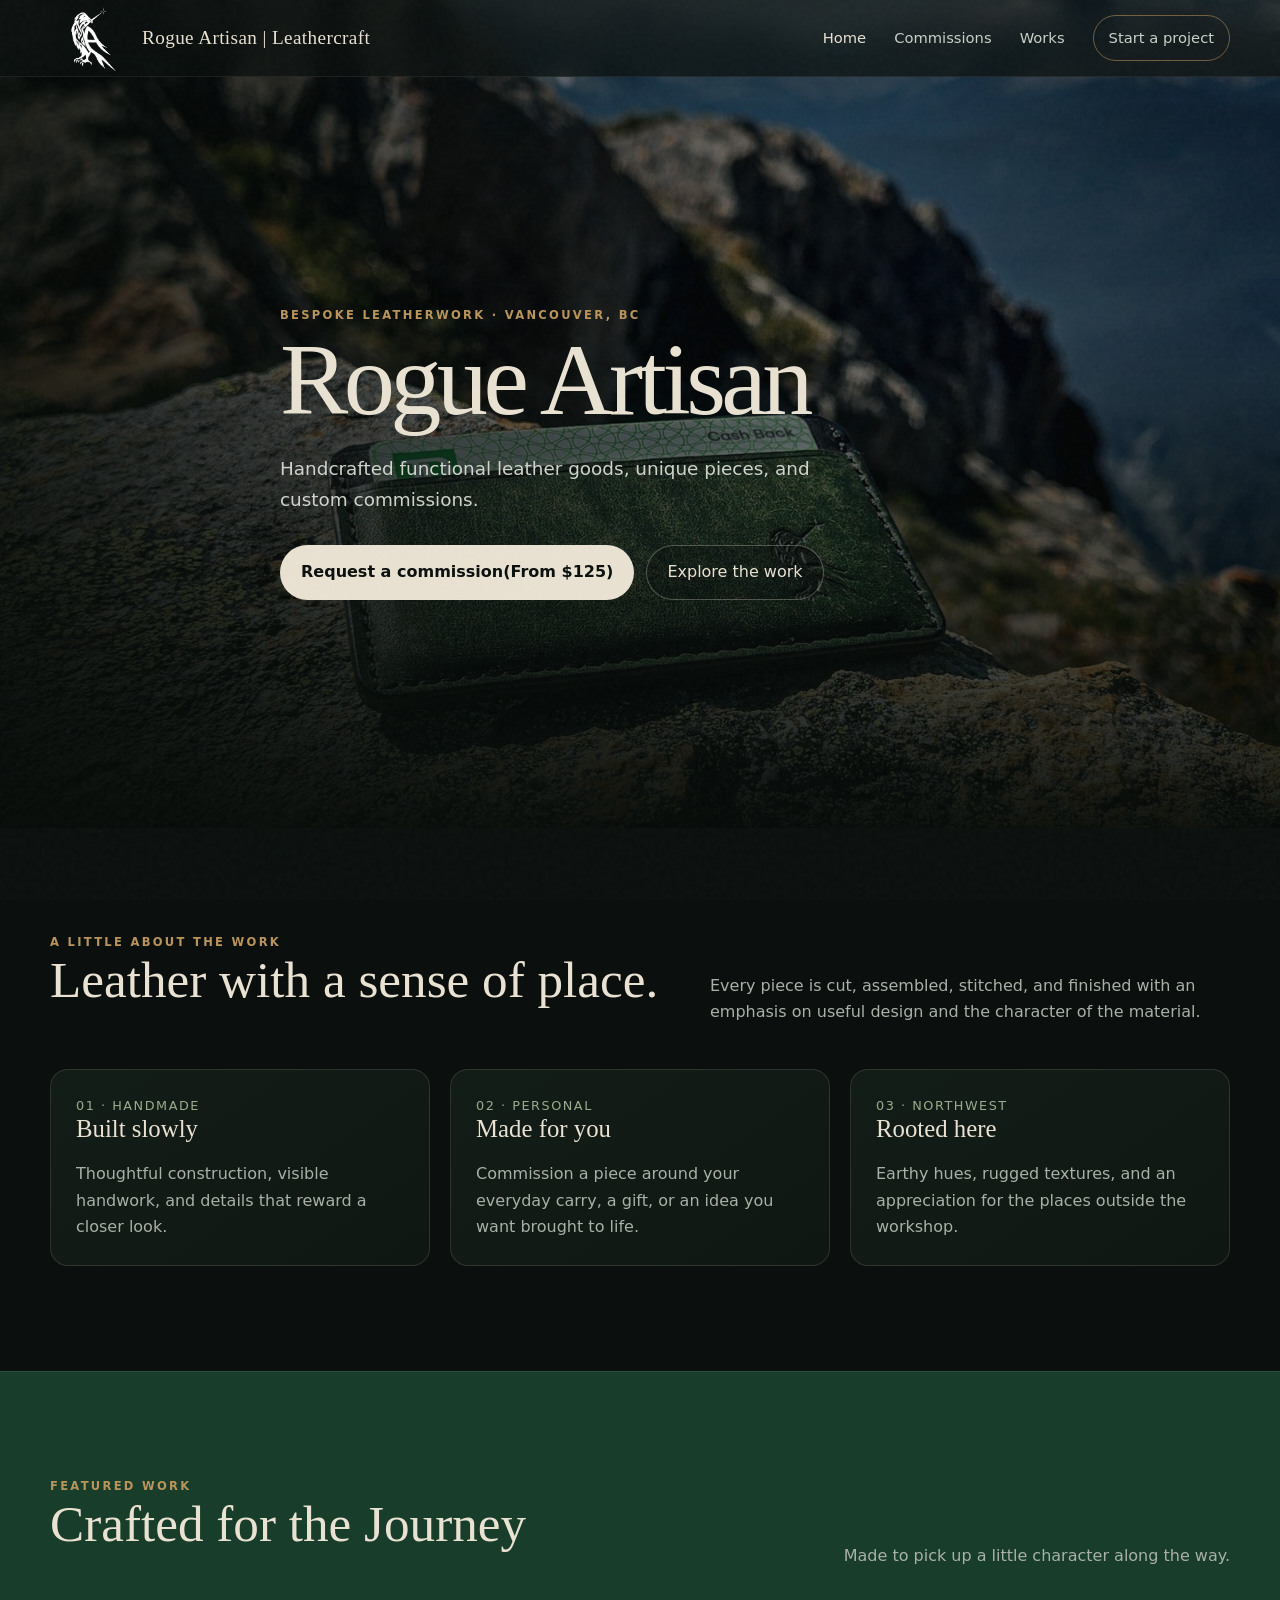
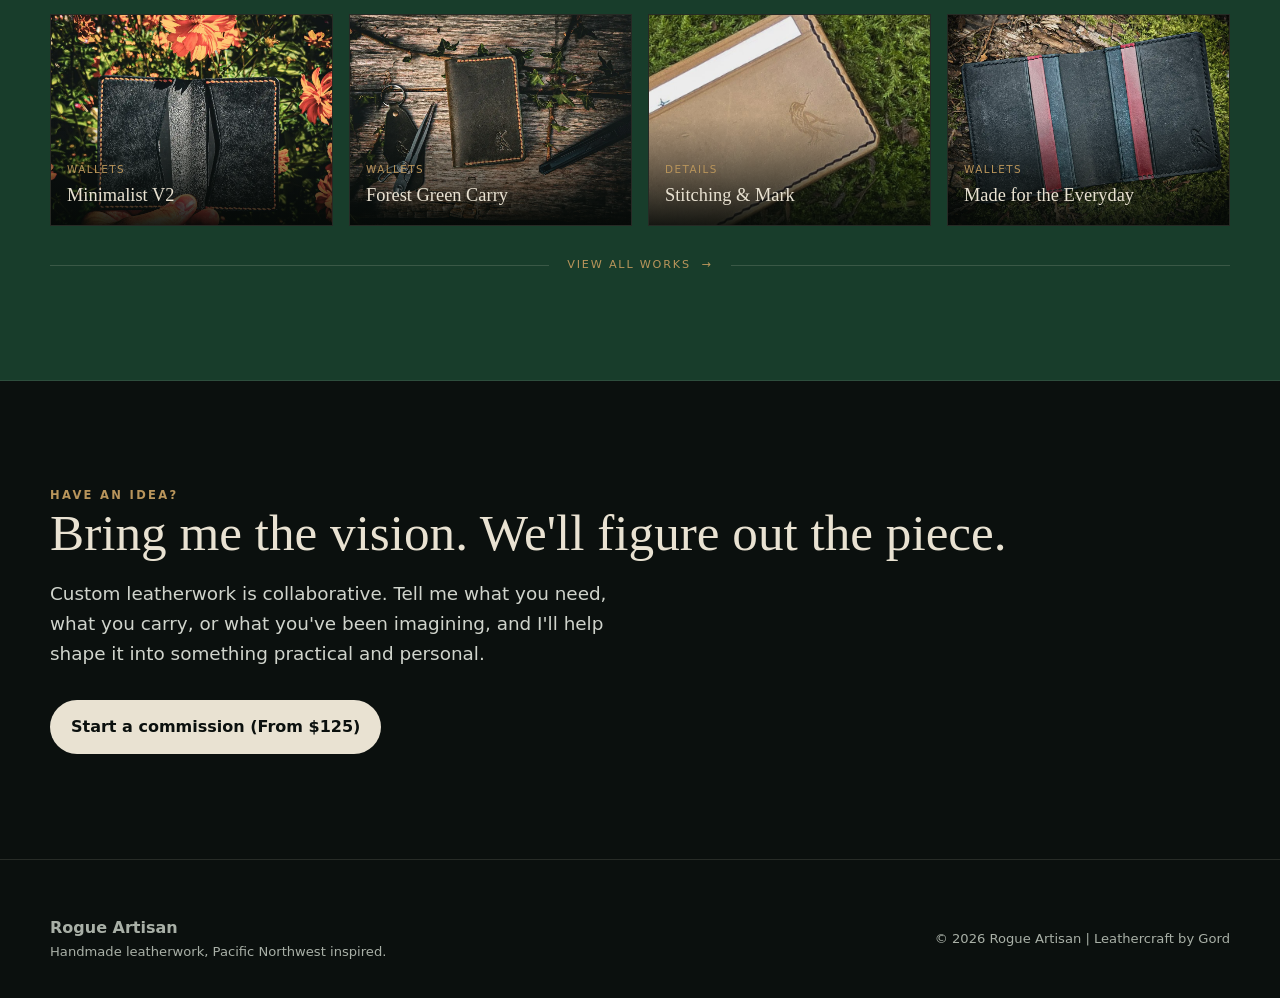
<file: index.html>
<!doctype html>
<html lang="en">
<head>
<meta charset="utf-8">
<meta name="viewport" content="width=device-width, initial-scale=1">
<meta name="description" content="Rogue Artisan — small-batch leathercraft and custom commissions inspired by the Pacific Northwest.">
<title>Leathercraft for the trail & everyday · Rogue Artisan</title>
<link rel="stylesheet" href="styles.css">
</head>
<body>

<header class="site-header">
  <div class="container nav">
    <a class="brand" href="index.html"><img src="images/Rogue-Logo-1-White.png" alt="Rogue Artisan Logo" class="brand-mark-img">
  <span>Rogue Artisan | Leathercraft</span>
</a>

    
    <button class="menu" aria-label="Open navigation">☰</button>
    <nav class="nav-links">
      <a class="active" href="index.html">Home</a>
      <a class="" href="commissions.html">Commissions</a>
      <a class="" href="works.html">Works</a>
      <a class="nav-cta" href="commissions.html">Start a project</a>
    </nav>
  </div>
</header>


<main>
<section class="hero">
  <div class="hero-media"><img src="images/hero.jpg" alt="Green leather card wallet resting on a rocky mountain overlook"></div>
  <div class="container hero-content">
    <div class="eyebrow">Bespoke leatherwork · Vancouver, BC</div>
    <h1>Rogue Artisan</h1>
    <p class="lead">Handcrafted functional leather goods, unique pieces, and custom commissions.</p>
    <div class="actions">
      <a class="btn btn-primary" href="commissions.html">Request a commission(From $125)</a>
      <a class="btn btn-secondary" href="works.html">Explore the work</a>
    </div>
  </div>
</section>

<section class="section">
  <div class="container">
    <div class="section-head">
      <div><div class="eyebrow">A little about the work</div><h2>Leather with a sense of place.</h2></div>
      <p>Every piece is cut, assembled, stitched, and finished with an emphasis on useful design and the character of the material.</p>
    </div>
    <div class="grid-3">
      <article class="card card-pad"><div class="kicker">01 · Handmade</div><h3>Built slowly</h3><p>Thoughtful construction, visible handwork, and details that reward a closer look.</p></article>
      <article class="card card-pad"><div class="kicker">02 · Personal</div><h3>Made for you</h3><p>Commission a piece around your everyday carry, a gift, or an idea you want brought to life.</p></article>
      <article class="card card-pad"><div class="kicker">03 · Northwest</div><h3>Rooted here</h3><p>Earthy hues, rugged textures, and an appreciation for the places outside the workshop.</p></article>
    </div>
  </div>
</section>

<section class="section band featured-journey">
  <div class="container">
    <div class="section-head featured-heading">
      <div>
        <div class="eyebrow">Featured work</div>
        <h2>Crafted for the Journey</h2>
      </div>
      <p>Made to pick up a little character along the way.</p>
    </div>

    <div class="featured-grid">
      <a class="featured-piece" href="works.html">
        <img src="images/moss-01.webp" alt="Black leather wallet with orange flowers background">
        <div class="featured-caption"><span>Wallets</span><strong>Minimalist V2</strong></div>
      </a>
      <a class="featured-piece" href="works.html">
        <img src="images/moss-02.webp" alt="Natural leather wallet photographed on moss">
        <div class="featured-caption"><span>Wallets</span><strong>Forest Green Carry</strong></div>
      </a>
      <a class="featured-piece" href="works.html">
        <img src="images/work-wallet-detail.jpg" alt="Close detail of hand stitching and maker's mark">
        <div class="featured-caption"><span>Details</span><strong>Stitching &amp; Mark</strong></div>
      </a>
      <a class="featured-piece" href="works.html">
        <img src="images/moss-10.webp" alt="Warden wallet, 6 pockets">
        <div class="featured-caption"><span>Wallets</span><strong>Made for the Everyday</strong></div>
      </a>
    </div>

    <div class="featured-footer">
      <span></span><a href="works.html">View all works&nbsp; →</a><span></span>
    </div>
  </div>
</section>

<section class="section">
  <div class="container">
    <div>
      <div class="eyebrow">Have an idea?</div>
      <h2>Bring me the vision. We'll figure out the piece.</h2>
      <p class="lead">Custom leatherwork is collaborative. Tell me what you need, what you carry, or what you've been imagining, and I'll help shape it into something practical and personal.</p>
      <div class="actions">
        <a class="btn btn-primary" href="commissions.html">Start a commission (From $125)</a>
      </div>
    </div>
  </div>
</section>
</main>

<footer class="footer">
  <div class="container footer-row">
    <div><strong>Rogue Artisan</strong><div class="small">Handmade leatherwork, Pacific Northwest inspired.</div></div>
    <div class="small">© 2026 Rogue Artisan | Leathercraft by Gord</div>
  </div>
</footer>
<script src="script.js"></script>
</body>
</html>
</file>
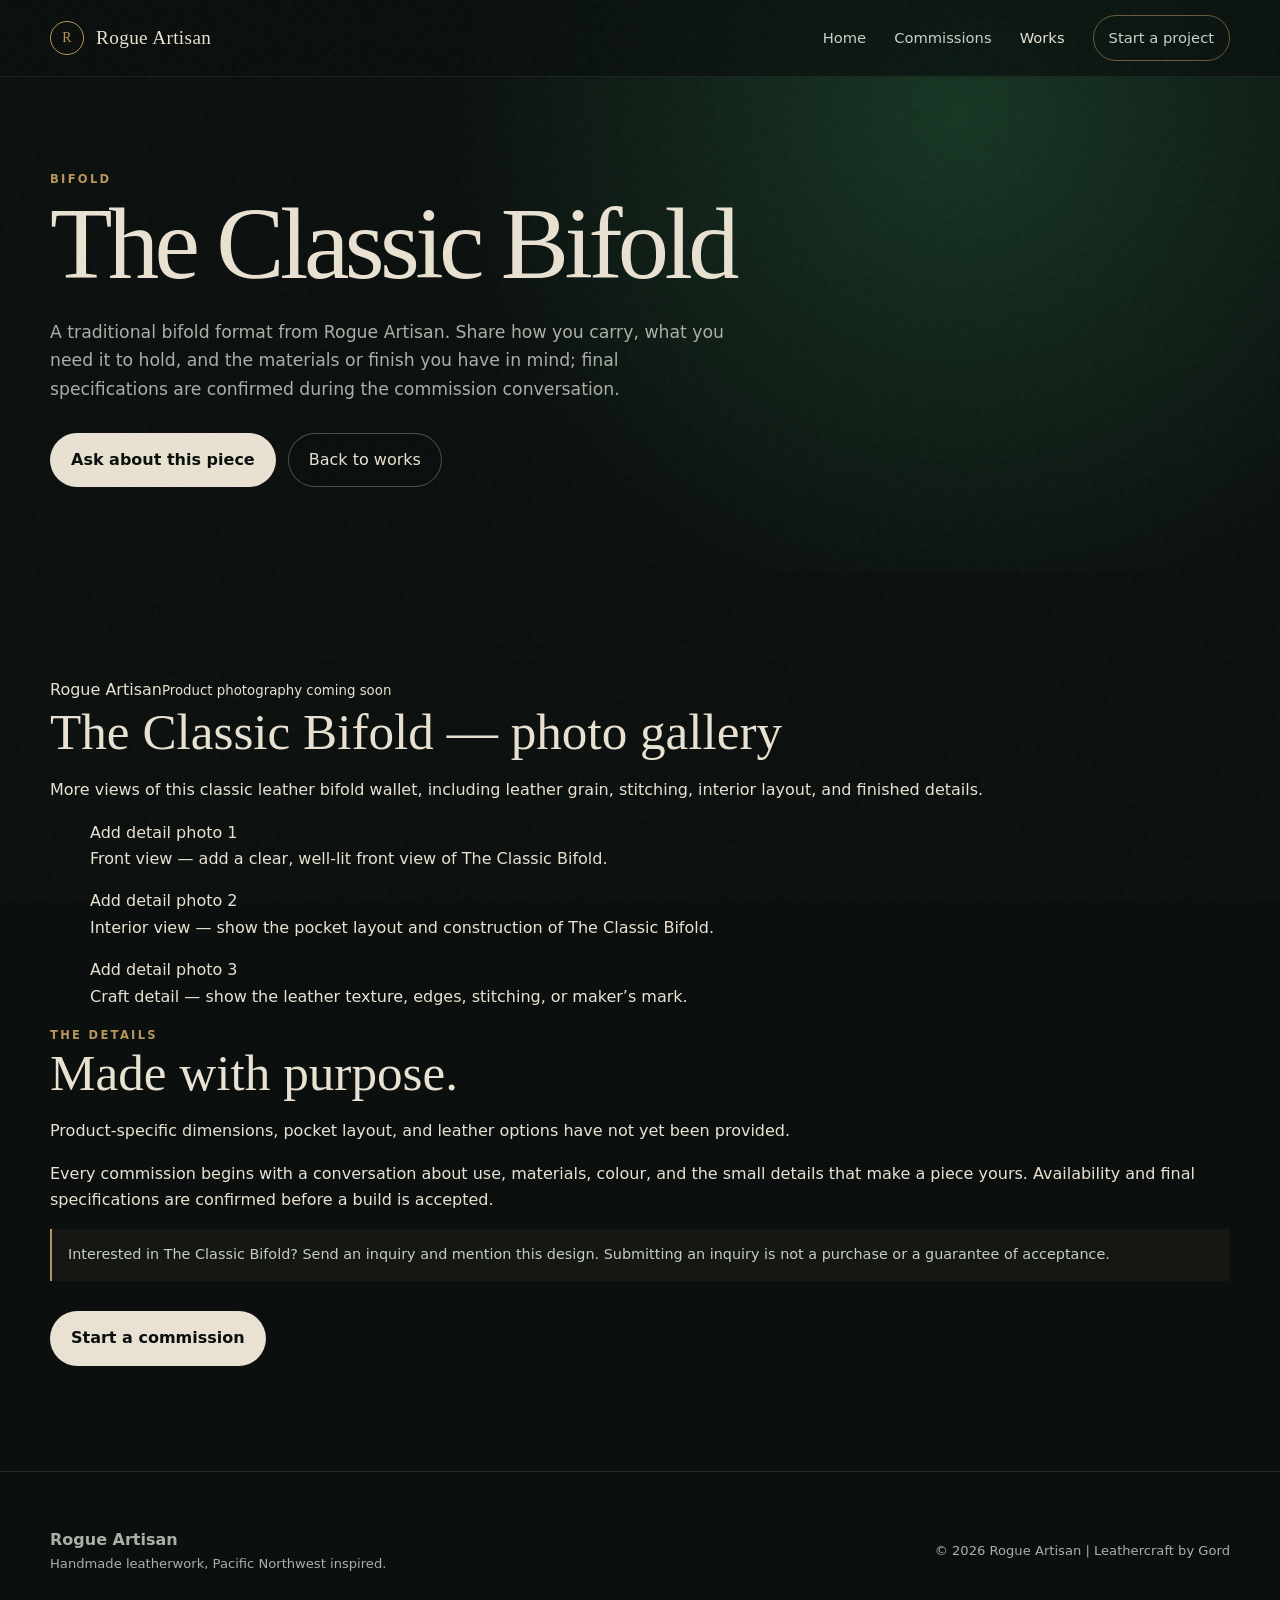
<file: classic-bifold.html>
<!doctype html>
<html lang="en"><head><meta charset="utf-8"><meta name="viewport" content="width=device-width, initial-scale=1"><meta name="description" content="The Classic Bifold — handmade leatherwork by Rogue Artisan."><title>The Classic Bifold · Rogue Artisan</title><link rel="stylesheet" href="styles.css"></head>
<body>
<header class="site-header"><div class="container nav"><a class="brand" href="index.html"><span class="brand-mark">R</span><span>Rogue Artisan</span></a><button class="menu" aria-label="Open navigation">☰</button><nav class="nav-links"><a href="index.html">Home</a><a href="commissions.html">Commissions</a><a class="active" href="works.html">Works</a><a class="nav-cta" href="commissions.html?product=The%20Classic%20Bifold">Start a project</a></nav></div></header>
<main><section class="page-hero product-hero"><div class="container"><div class="eyebrow">Bifold</div><h1>The Classic Bifold</h1><p>A traditional bifold format from Rogue Artisan. Share how you carry, what you need it to hold, and the materials or finish you have in mind; final specifications are confirmed during the commission conversation.</p><div class="actions"><a class="btn btn-primary" href="commissions.html?product=The%20Classic%20Bifold">Ask about this piece</a><a class="btn btn-secondary" href="works.html">Back to works</a></div></div></section>
<section class="section"><div class="container detail-layout"><div class="detail-media"><div class="detail-placeholder"><span>Rogue Artisan</span><small>Product photography coming soon</small></div></div>
<div class="product-gallery" aria-labelledby="gallery-heading">
<h2 id="gallery-heading">The Classic Bifold — photo gallery</h2>
<p class="gallery-intro">More views of this classic leather bifold wallet, including leather grain, stitching, interior layout, and finished details.</p>
<div class="gallery-grid">
  <figure class="gallery-slot"><div class="gallery-add">Add detail photo 1</div><figcaption>Front view — add a clear, well-lit front view of The Classic Bifold.</figcaption></figure>
  <figure class="gallery-slot"><div class="gallery-add">Add detail photo 2</div><figcaption>Interior view — show the pocket layout and construction of The Classic Bifold.</figcaption></figure>
  <figure class="gallery-slot"><div class="gallery-add">Add detail photo 3</div><figcaption>Craft detail — show the leather texture, edges, stitching, or maker’s mark.</figcaption></figure>
</div>
<!-- To add a photo, replace a .gallery-add div with:
<img src="images/your-descriptive-product-photo.jpg" alt="The Classic Bifold classic leather bifold wallet — describe the visible view, leather, and details" loading="lazy" decoding="async" width="1200" height="1500">
Use a descriptive, hyphenated image filename and write unique, accurate alt text for every image. -->
</div><div class="detail-copy"><div class="eyebrow">The details</div><h2>Made with purpose.</h2><p>Product-specific dimensions, pocket layout, and leather options have not yet been provided.</p><p>Every commission begins with a conversation about use, materials, colour, and the small details that make a piece yours. Availability and final specifications are confirmed before a build is accepted.</p><div class="notice">Interested in The Classic Bifold? Send an inquiry and mention this design. Submitting an inquiry is not a purchase or a guarantee of acceptance.</div><div class="actions"><a class="btn btn-primary" href="commissions.html?product=The%20Classic%20Bifold">Start a commission</a></div></div></div></section></main>
<footer class="footer"><div class="container footer-row"><div><strong>Rogue Artisan</strong><div class="small">Handmade leatherwork, Pacific Northwest inspired.</div></div><div class="small">© 2026 Rogue Artisan | Leathercraft by Gord</div></div></footer><script src="script.js"></script></body></html>
</file>
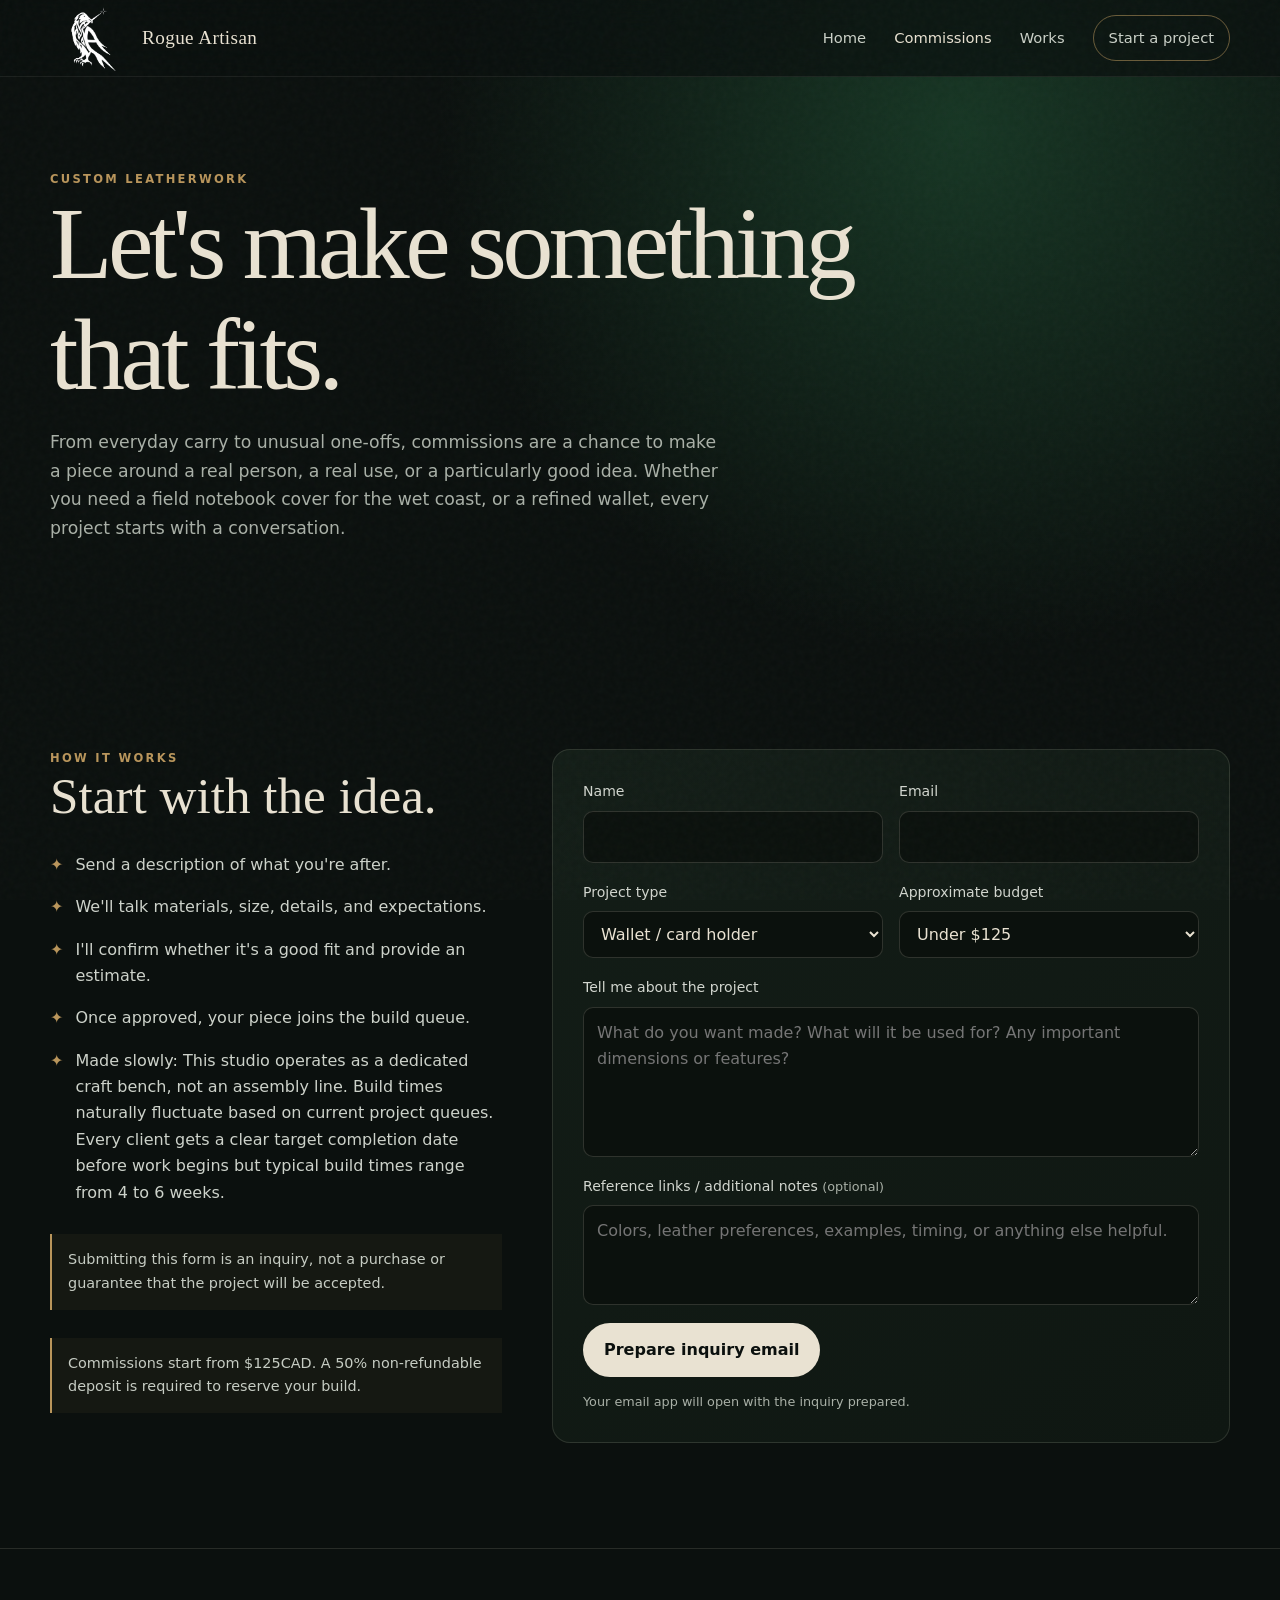
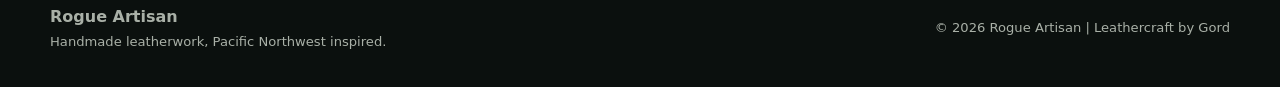
<file: commissions.html>
<!doctype html>
<html lang="en">
<head>
<meta charset="utf-8">
<meta name="viewport" content="width=device-width, initial-scale=1">
<meta name="description" content="Rogue Artisan — small-batch leathercraft and custom commissions inspired by the Pacific Northwest.">
<title>Commissions · Rogue Artisan</title>
<link rel="stylesheet" href="styles.css">
</head>
<body>

<header class="site-header">
  <div class="container nav">
      <a class="brand" href="index.html"><img src="images/Rogue-Logo-1-White.png" alt="Rogue Artisan Logo" class="brand-mark-img"><span>Rogue Artisan</span></a>
    <button class="menu" aria-label="Open navigation">☰</button>
    <nav class="nav-links">
      <a class="" href="index.html">Home</a>
      <a class="active" href="commissions.html">Commissions</a>
      <a class="" href="works.html">Works</a>
      <a class="nav-cta" href="commissions.html">Start a project</a>
    </nav>
  </div>
</header>


<main>
<section class="page-hero">
  <div class="container">
    <div class="eyebrow">Custom leatherwork</div>
    <h1>Let's make something<br>that fits.</h1>
    <p>From everyday carry to unusual one-offs, commissions are a chance to make a piece around a real person, a real use, or a particularly good idea. Whether you need a field notebook cover for the wet coast, or a refined wallet, every project starts with a conversation.</p>
  </div>
</section>

<section class="section">
  <div class="container form-wrap">
    <div>
      <div class="eyebrow">How it works</div>
      <h2>Start with the idea.</h2>
      <ul class="list">
        <li>Send a description of what you're after.</li>
        <li>We'll talk materials, size, details, and expectations.</li>
        <li>I'll confirm whether it's a good fit and provide an estimate.</li>
        <li>Once approved, your piece joins the build queue.</li>
        <li>Made slowly: This studio operates as a dedicated craft bench, not an assembly line. Build times naturally fluctuate based on current project queues. Every client gets a clear target completion date before work begins but typical build times range from 4 to 6 weeks. </li>
        
      </ul>
      <div class="notice" style="margin-top:28px">Submitting this form is an inquiry, not a purchase or guarantee that the project will be accepted.</div>
      <div class="notice" style="margin-top:28px">Commissions start from $125CAD. A 50% non-refundable deposit is required to reserve your build.</div>
    </div>

    <form id="commission-form" class="card form-card">
      <div class="form-grid">
        <div class="field"><label for="name">Name</label><input id="name" name="name" required></div>
        <div class="field"><label for="email">Email</label><input id="email" name="email" type="email" required></div>
      </div>
      <div class="form-grid">
        <div class="field"><label for="type">Project type</label>
          <select id="type" name="type">
            <option>Wallet / card holder</option><option>Bag / pouch</option><option>Sheath / case</option>
            <option>Desk / everyday carry</option><option>Something unusual</option><option>I'm not sure yet</option>
          </select>
        </div>
        <div class="field"><label for="budget">Approximate budget</label>
          <select id="budget" name="budget">
            <option>Under $125</option><option>$100–$250</option><option>$250–$500</option><option>$500+</option><option>Not sure yet</option>
          </select>
        </div>
      </div>
      <div class="field"><label for="details">Tell me about the project</label><textarea id="details" name="details" required placeholder="What do you want made? What will it be used for? Any important dimensions or features?"></textarea></div>
      <div class="field"><label for="notes">Reference links / additional notes <span class="help">(optional)</span></label><textarea id="notes" name="notes" style="min-height:100px" placeholder="Colors, leather preferences, examples, timing, or anything else helpful."></textarea></div>
      <button class="btn btn-primary" type="submit">Prepare inquiry email</button>
      <p class="help" style="margin:14px 0 0">Your email app will open with the inquiry prepared.</p>
    </form>
  </div>
</section>

</main>

<footer class="footer">
  <div class="container footer-row">
    <div><strong>Rogue Artisan</strong><div class="small">Handmade leatherwork, Pacific Northwest inspired.</div></div>
    <div class="small">© 2026 Rogue Artisan | Leathercraft by Gord</div>
  </div>
</footer>
<script src="script.js"></script>
</body>
</html>
</file>
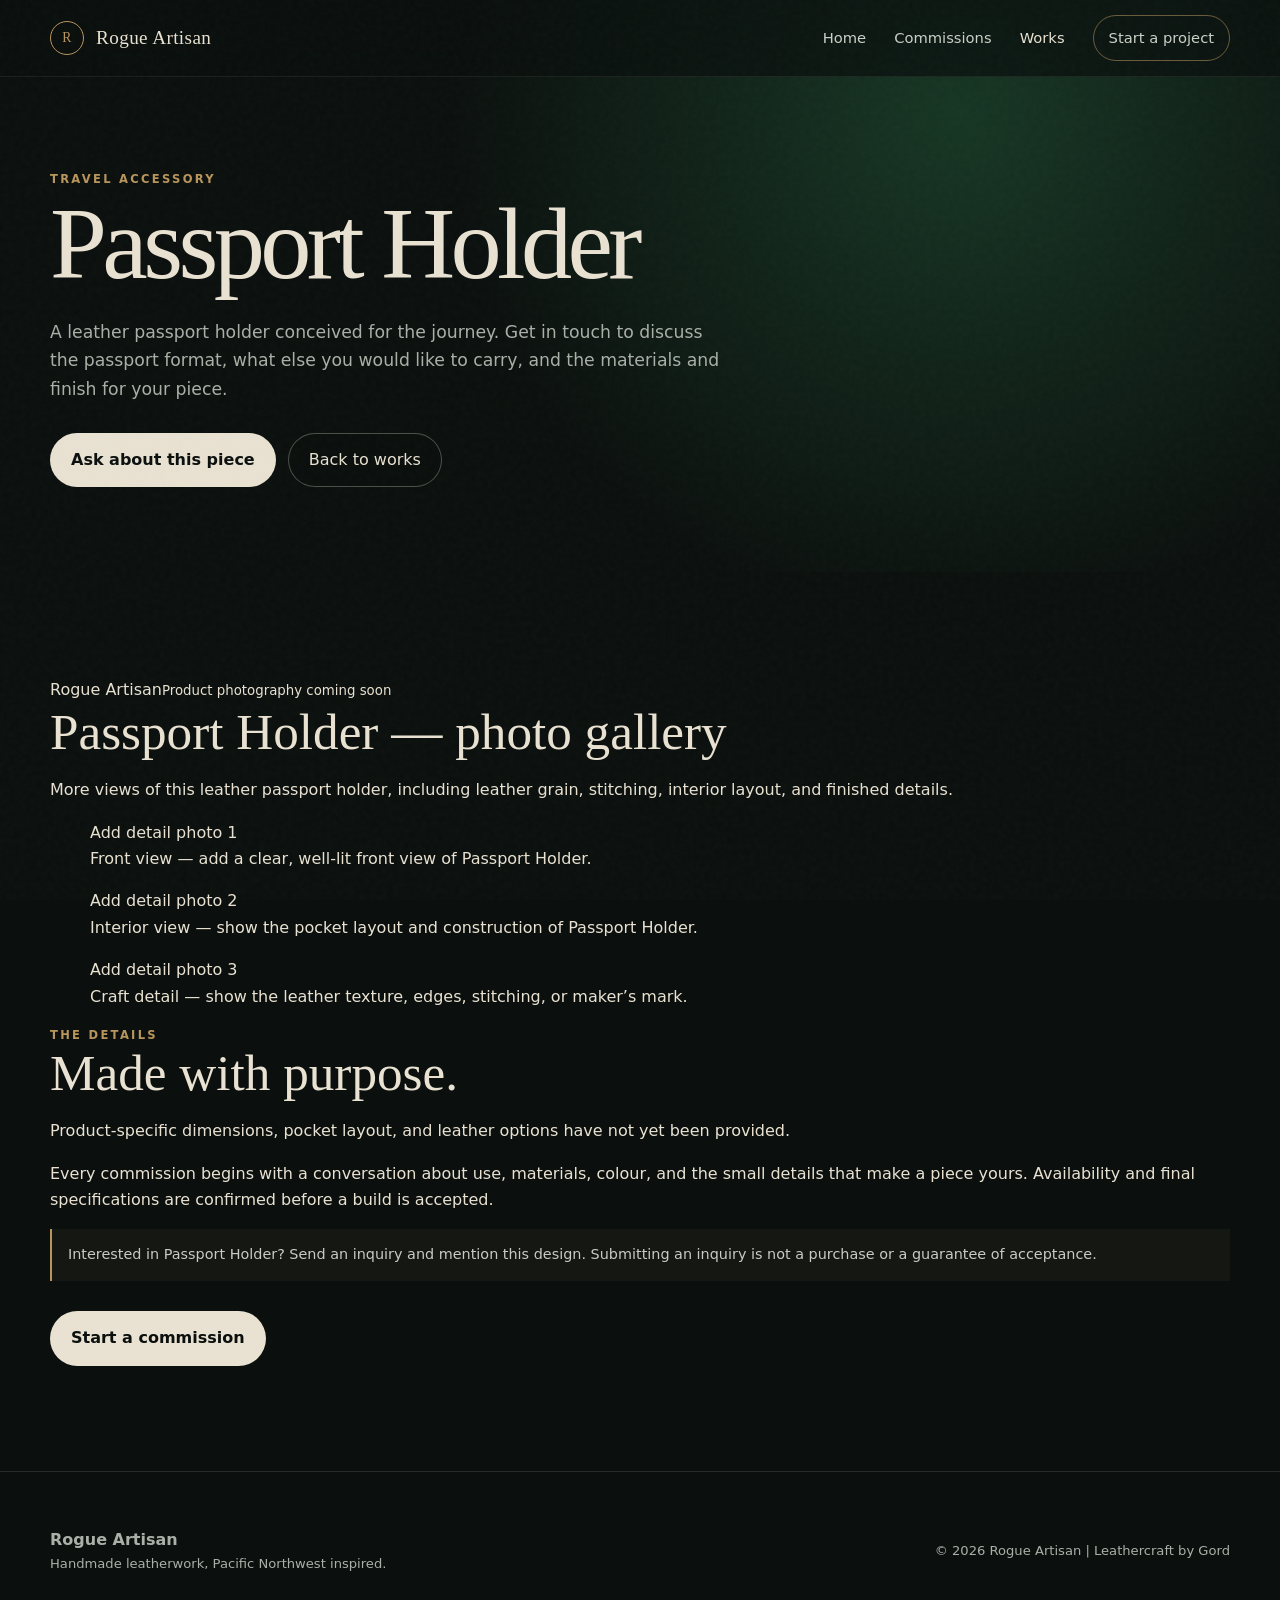
<file: passport-holder.html>
<!doctype html>
<html lang="en"><head><meta charset="utf-8"><meta name="viewport" content="width=device-width, initial-scale=1"><meta name="description" content="Passport Holder — handmade leatherwork by Rogue Artisan."><title>Passport Holder · Rogue Artisan</title><link rel="stylesheet" href="styles.css"></head>
<body>
<header class="site-header"><div class="container nav"><a class="brand" href="index.html"><span class="brand-mark">R</span><span>Rogue Artisan</span></a><button class="menu" aria-label="Open navigation">☰</button><nav class="nav-links"><a href="index.html">Home</a><a href="commissions.html">Commissions</a><a class="active" href="works.html">Works</a><a class="nav-cta" href="commissions.html?product=Passport%20Holder">Start a project</a></nav></div></header>
<main><section class="page-hero product-hero"><div class="container"><div class="eyebrow">Travel accessory</div><h1>Passport Holder</h1><p>A leather passport holder conceived for the journey. Get in touch to discuss the passport format, what else you would like to carry, and the materials and finish for your piece.</p><div class="actions"><a class="btn btn-primary" href="commissions.html?product=Passport%20Holder">Ask about this piece</a><a class="btn btn-secondary" href="works.html">Back to works</a></div></div></section>
<section class="section"><div class="container detail-layout"><div class="detail-media"><div class="detail-placeholder"><span>Rogue Artisan</span><small>Product photography coming soon</small></div></div>
<div class="product-gallery" aria-labelledby="gallery-heading">
<h2 id="gallery-heading">Passport Holder — photo gallery</h2>
<p class="gallery-intro">More views of this leather passport holder, including leather grain, stitching, interior layout, and finished details.</p>
<div class="gallery-grid">
  <figure class="gallery-slot"><div class="gallery-add">Add detail photo 1</div><figcaption>Front view — add a clear, well-lit front view of Passport Holder.</figcaption></figure>
  <figure class="gallery-slot"><div class="gallery-add">Add detail photo 2</div><figcaption>Interior view — show the pocket layout and construction of Passport Holder.</figcaption></figure>
  <figure class="gallery-slot"><div class="gallery-add">Add detail photo 3</div><figcaption>Craft detail — show the leather texture, edges, stitching, or maker’s mark.</figcaption></figure>
</div>
<!-- To add a photo, replace a .gallery-add div with:
<img src="images/your-descriptive-product-photo.jpg" alt="Passport Holder leather passport holder — describe the visible view, leather, and details" loading="lazy" decoding="async" width="1200" height="1500">
Use a descriptive, hyphenated image filename and write unique, accurate alt text for every image. -->
</div><div class="detail-copy"><div class="eyebrow">The details</div><h2>Made with purpose.</h2><p>Product-specific dimensions, pocket layout, and leather options have not yet been provided.</p><p>Every commission begins with a conversation about use, materials, colour, and the small details that make a piece yours. Availability and final specifications are confirmed before a build is accepted.</p><div class="notice">Interested in Passport Holder? Send an inquiry and mention this design. Submitting an inquiry is not a purchase or a guarantee of acceptance.</div><div class="actions"><a class="btn btn-primary" href="commissions.html?product=Passport%20Holder">Start a commission</a></div></div></div></section></main>
<footer class="footer"><div class="container footer-row"><div><strong>Rogue Artisan</strong><div class="small">Handmade leatherwork, Pacific Northwest inspired.</div></div><div class="small">© 2026 Rogue Artisan | Leathercraft by Gord</div></div></footer><script src="script.js"></script></body></html>
</file>
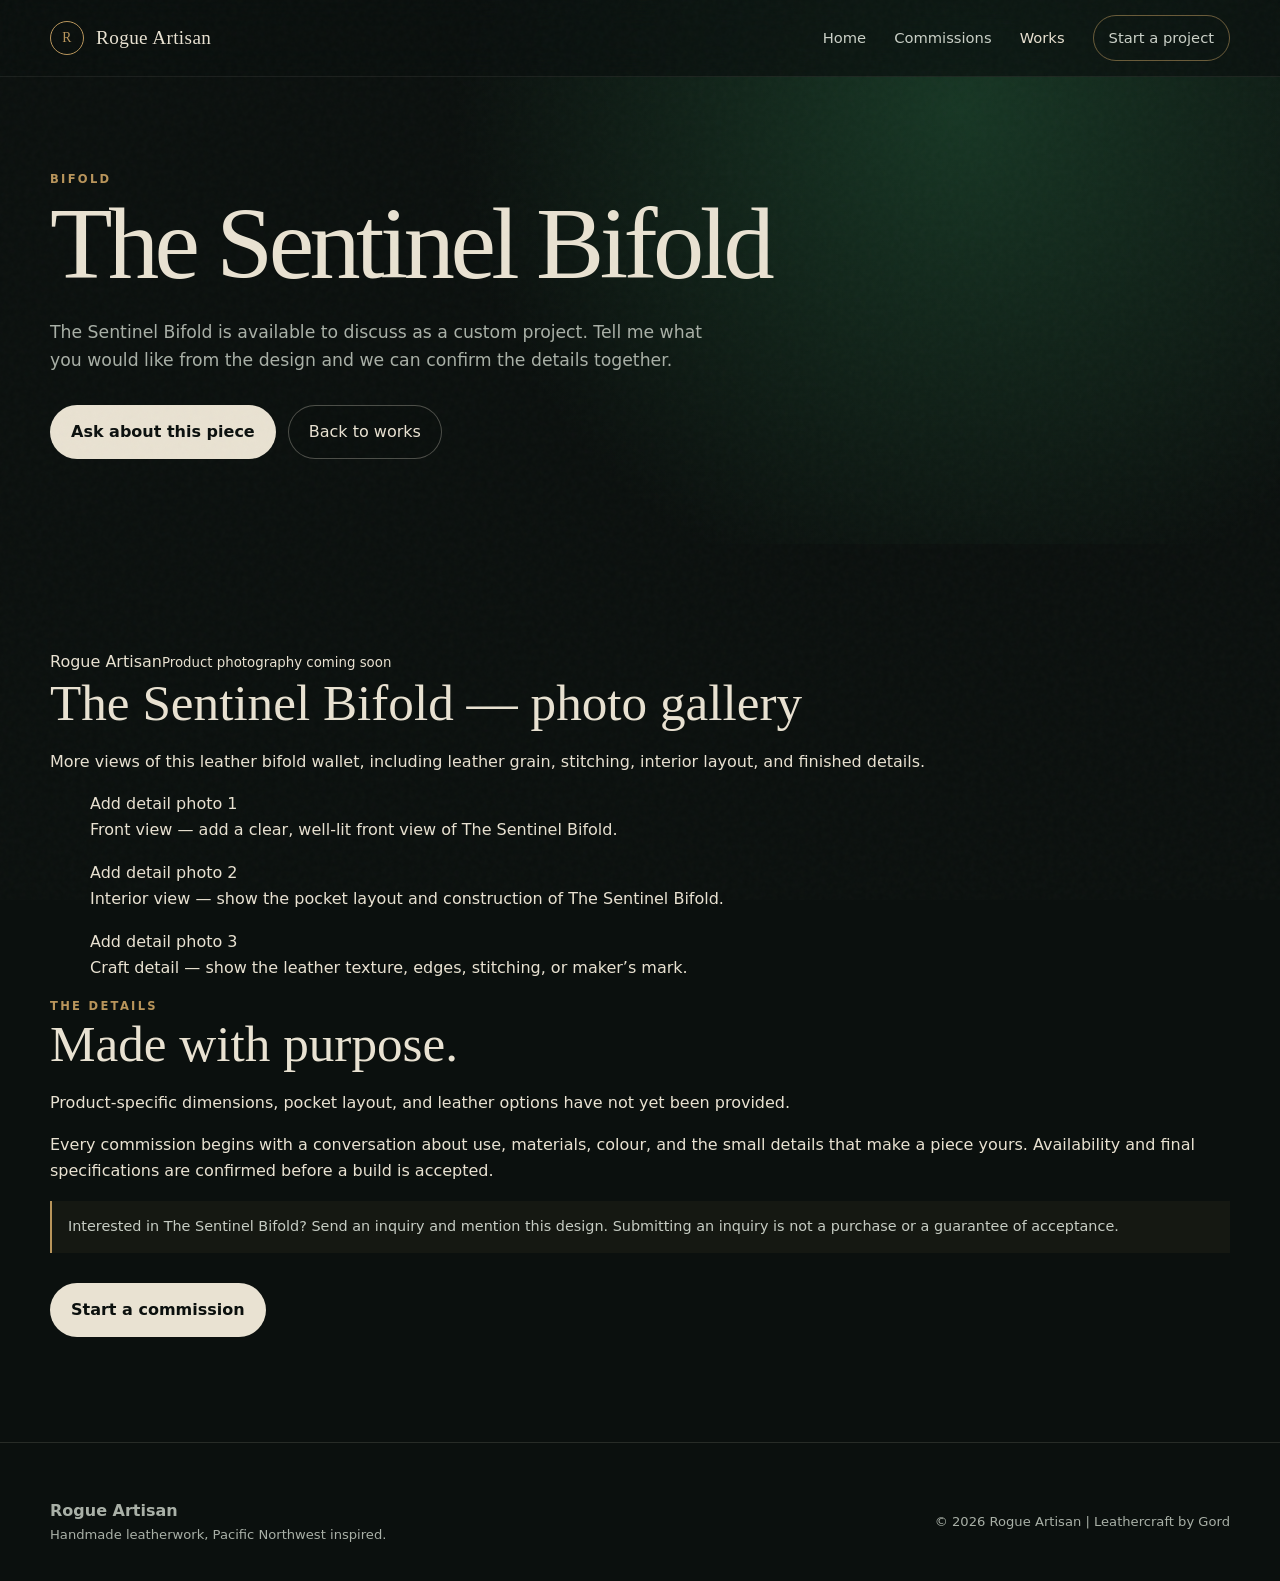
<file: sentinel-bifold.html>
<!doctype html>
<html lang="en"><head><meta charset="utf-8"><meta name="viewport" content="width=device-width, initial-scale=1"><meta name="description" content="The Sentinel Bifold — handmade leatherwork by Rogue Artisan."><title>The Sentinel Bifold · Rogue Artisan</title><link rel="stylesheet" href="styles.css"></head>
<body>
<header class="site-header"><div class="container nav"><a class="brand" href="index.html"><span class="brand-mark">R</span><span>Rogue Artisan</span></a><button class="menu" aria-label="Open navigation">☰</button><nav class="nav-links"><a href="index.html">Home</a><a href="commissions.html">Commissions</a><a class="active" href="works.html">Works</a><a class="nav-cta" href="commissions.html?product=The%20Sentinel%20Bifold">Start a project</a></nav></div></header>
<main><section class="page-hero product-hero"><div class="container"><div class="eyebrow">Bifold</div><h1>The Sentinel Bifold</h1><p>The Sentinel Bifold is available to discuss as a custom project. Tell me what you would like from the design and we can confirm the details together.</p><div class="actions"><a class="btn btn-primary" href="commissions.html?product=The%20Sentinel%20Bifold">Ask about this piece</a><a class="btn btn-secondary" href="works.html">Back to works</a></div></div></section>
<section class="section"><div class="container detail-layout"><div class="detail-media"><div class="detail-placeholder"><span>Rogue Artisan</span><small>Product photography coming soon</small></div></div>
<div class="product-gallery" aria-labelledby="gallery-heading">
<h2 id="gallery-heading">The Sentinel Bifold — photo gallery</h2>
<p class="gallery-intro">More views of this leather bifold wallet, including leather grain, stitching, interior layout, and finished details.</p>
<div class="gallery-grid">
  <figure class="gallery-slot"><div class="gallery-add">Add detail photo 1</div><figcaption>Front view — add a clear, well-lit front view of The Sentinel Bifold.</figcaption></figure>
  <figure class="gallery-slot"><div class="gallery-add">Add detail photo 2</div><figcaption>Interior view — show the pocket layout and construction of The Sentinel Bifold.</figcaption></figure>
  <figure class="gallery-slot"><div class="gallery-add">Add detail photo 3</div><figcaption>Craft detail — show the leather texture, edges, stitching, or maker’s mark.</figcaption></figure>
</div>
<!-- To add a photo, replace a .gallery-add div with:
<img src="images/your-descriptive-product-photo.jpg" alt="The Sentinel Bifold leather bifold wallet — describe the visible view, leather, and details" loading="lazy" decoding="async" width="1200" height="1500">
Use a descriptive, hyphenated image filename and write unique, accurate alt text for every image. -->
</div><div class="detail-copy"><div class="eyebrow">The details</div><h2>Made with purpose.</h2><p>Product-specific dimensions, pocket layout, and leather options have not yet been provided.</p><p>Every commission begins with a conversation about use, materials, colour, and the small details that make a piece yours. Availability and final specifications are confirmed before a build is accepted.</p><div class="notice">Interested in The Sentinel Bifold? Send an inquiry and mention this design. Submitting an inquiry is not a purchase or a guarantee of acceptance.</div><div class="actions"><a class="btn btn-primary" href="commissions.html?product=The%20Sentinel%20Bifold">Start a commission</a></div></div></div></section></main>
<footer class="footer"><div class="container footer-row"><div><strong>Rogue Artisan</strong><div class="small">Handmade leatherwork, Pacific Northwest inspired.</div></div><div class="small">© 2026 Rogue Artisan | Leathercraft by Gord</div></div></footer><script src="script.js"></script></body></html>
</file>
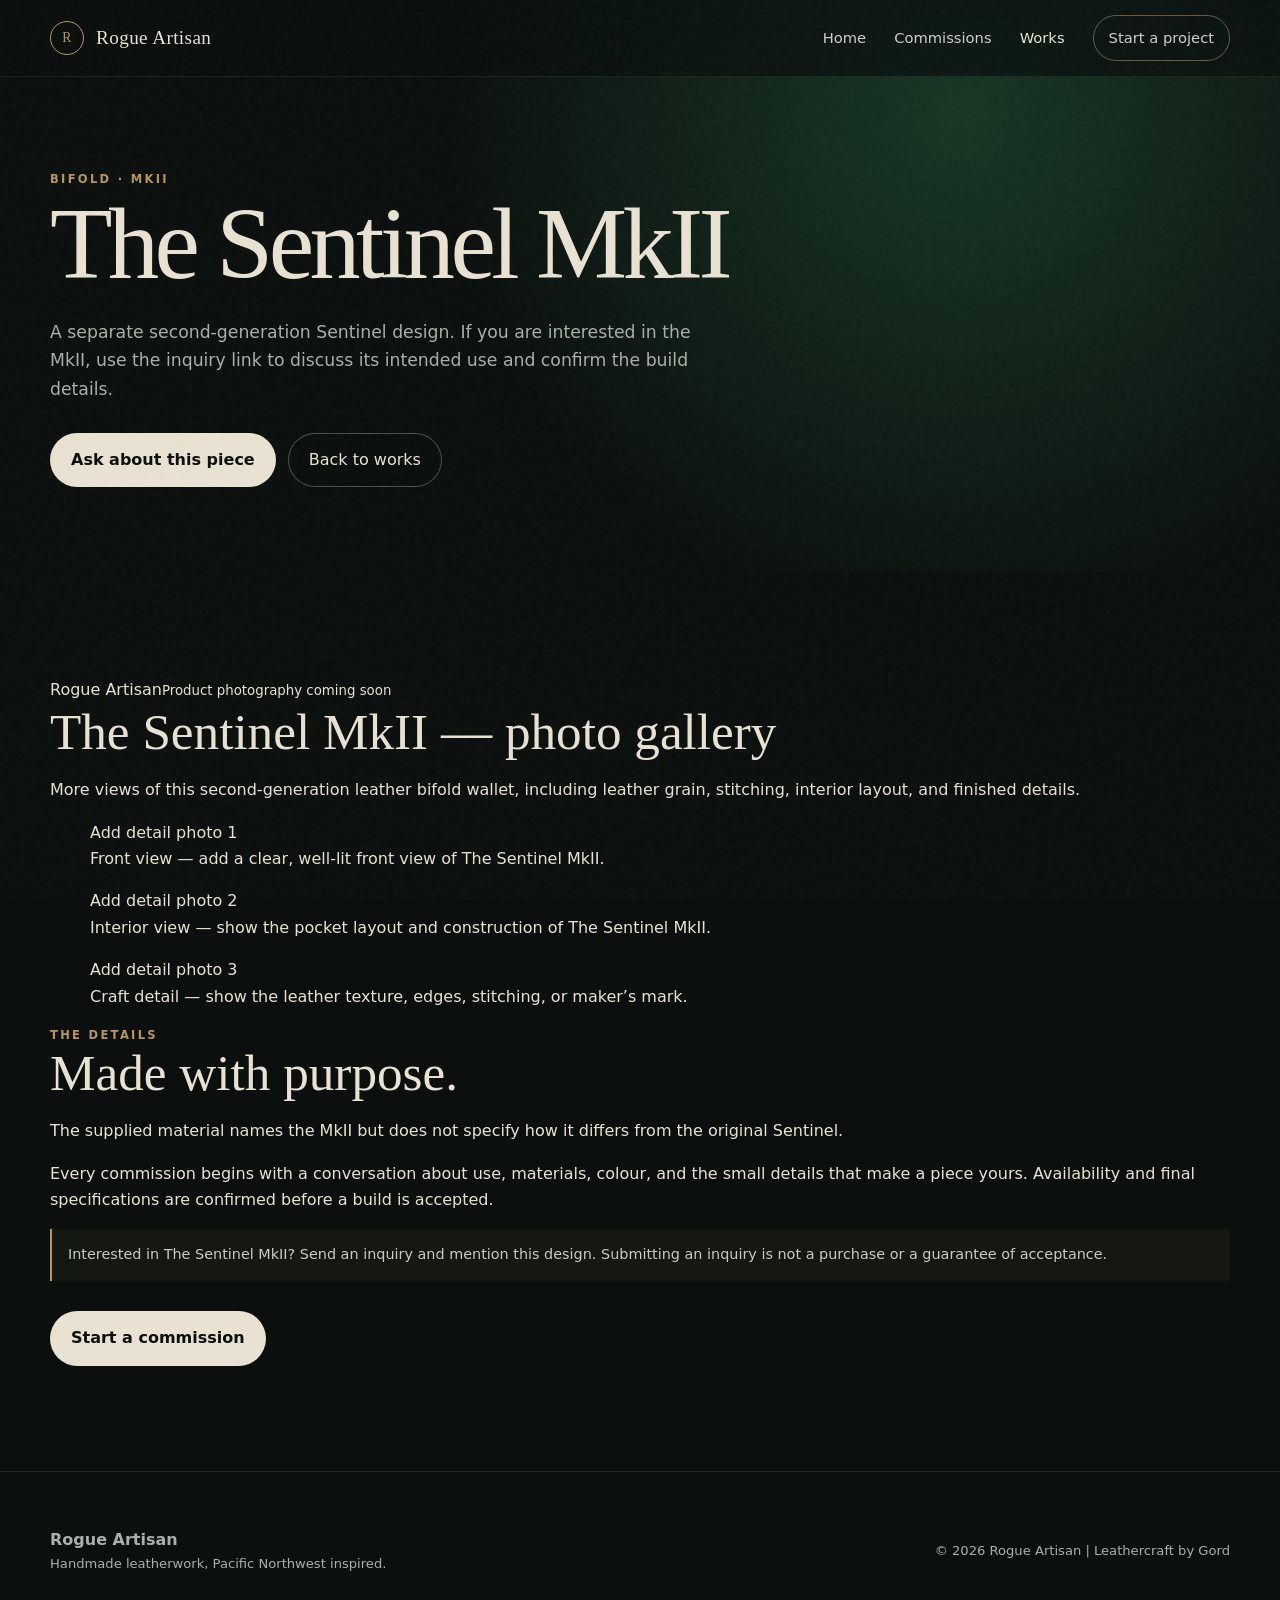
<file: sentinel-mkii.html>
<!doctype html>
<html lang="en"><head><meta charset="utf-8"><meta name="viewport" content="width=device-width, initial-scale=1"><meta name="description" content="The Sentinel MkII — handmade leatherwork by Rogue Artisan."><title>The Sentinel MkII · Rogue Artisan</title><link rel="stylesheet" href="styles.css"></head>
<body>
<header class="site-header"><div class="container nav"><a class="brand" href="index.html"><span class="brand-mark">R</span><span>Rogue Artisan</span></a><button class="menu" aria-label="Open navigation">☰</button><nav class="nav-links"><a href="index.html">Home</a><a href="commissions.html">Commissions</a><a class="active" href="works.html">Works</a><a class="nav-cta" href="commissions.html?product=The%20Sentinel%20MkII">Start a project</a></nav></div></header>
<main><section class="page-hero product-hero"><div class="container"><div class="eyebrow">Bifold · MkII</div><h1>The Sentinel MkII</h1><p>A separate second-generation Sentinel design. If you are interested in the MkII, use the inquiry link to discuss its intended use and confirm the build details.</p><div class="actions"><a class="btn btn-primary" href="commissions.html?product=The%20Sentinel%20MkII">Ask about this piece</a><a class="btn btn-secondary" href="works.html">Back to works</a></div></div></section>
<section class="section"><div class="container detail-layout"><div class="detail-media"><div class="detail-placeholder"><span>Rogue Artisan</span><small>Product photography coming soon</small></div></div>
<div class="product-gallery" aria-labelledby="gallery-heading">
<h2 id="gallery-heading">The Sentinel MkII — photo gallery</h2>
<p class="gallery-intro">More views of this second-generation leather bifold wallet, including leather grain, stitching, interior layout, and finished details.</p>
<div class="gallery-grid">
  <figure class="gallery-slot"><div class="gallery-add">Add detail photo 1</div><figcaption>Front view — add a clear, well-lit front view of The Sentinel MkII.</figcaption></figure>
  <figure class="gallery-slot"><div class="gallery-add">Add detail photo 2</div><figcaption>Interior view — show the pocket layout and construction of The Sentinel MkII.</figcaption></figure>
  <figure class="gallery-slot"><div class="gallery-add">Add detail photo 3</div><figcaption>Craft detail — show the leather texture, edges, stitching, or maker’s mark.</figcaption></figure>
</div>
<!-- To add a photo, replace a .gallery-add div with:
<img src="images/your-descriptive-product-photo.jpg" alt="The Sentinel MkII second-generation leather bifold wallet — describe the visible view, leather, and details" loading="lazy" decoding="async" width="1200" height="1500">
Use a descriptive, hyphenated image filename and write unique, accurate alt text for every image. -->
</div><div class="detail-copy"><div class="eyebrow">The details</div><h2>Made with purpose.</h2><p>The supplied material names the MkII but does not specify how it differs from the original Sentinel.</p><p>Every commission begins with a conversation about use, materials, colour, and the small details that make a piece yours. Availability and final specifications are confirmed before a build is accepted.</p><div class="notice">Interested in The Sentinel MkII? Send an inquiry and mention this design. Submitting an inquiry is not a purchase or a guarantee of acceptance.</div><div class="actions"><a class="btn btn-primary" href="commissions.html?product=The%20Sentinel%20MkII">Start a commission</a></div></div></div></section></main>
<footer class="footer"><div class="container footer-row"><div><strong>Rogue Artisan</strong><div class="small">Handmade leatherwork, Pacific Northwest inspired.</div></div><div class="small">© 2026 Rogue Artisan | Leathercraft by Gord</div></div></footer><script src="script.js"></script></body></html>
</file>
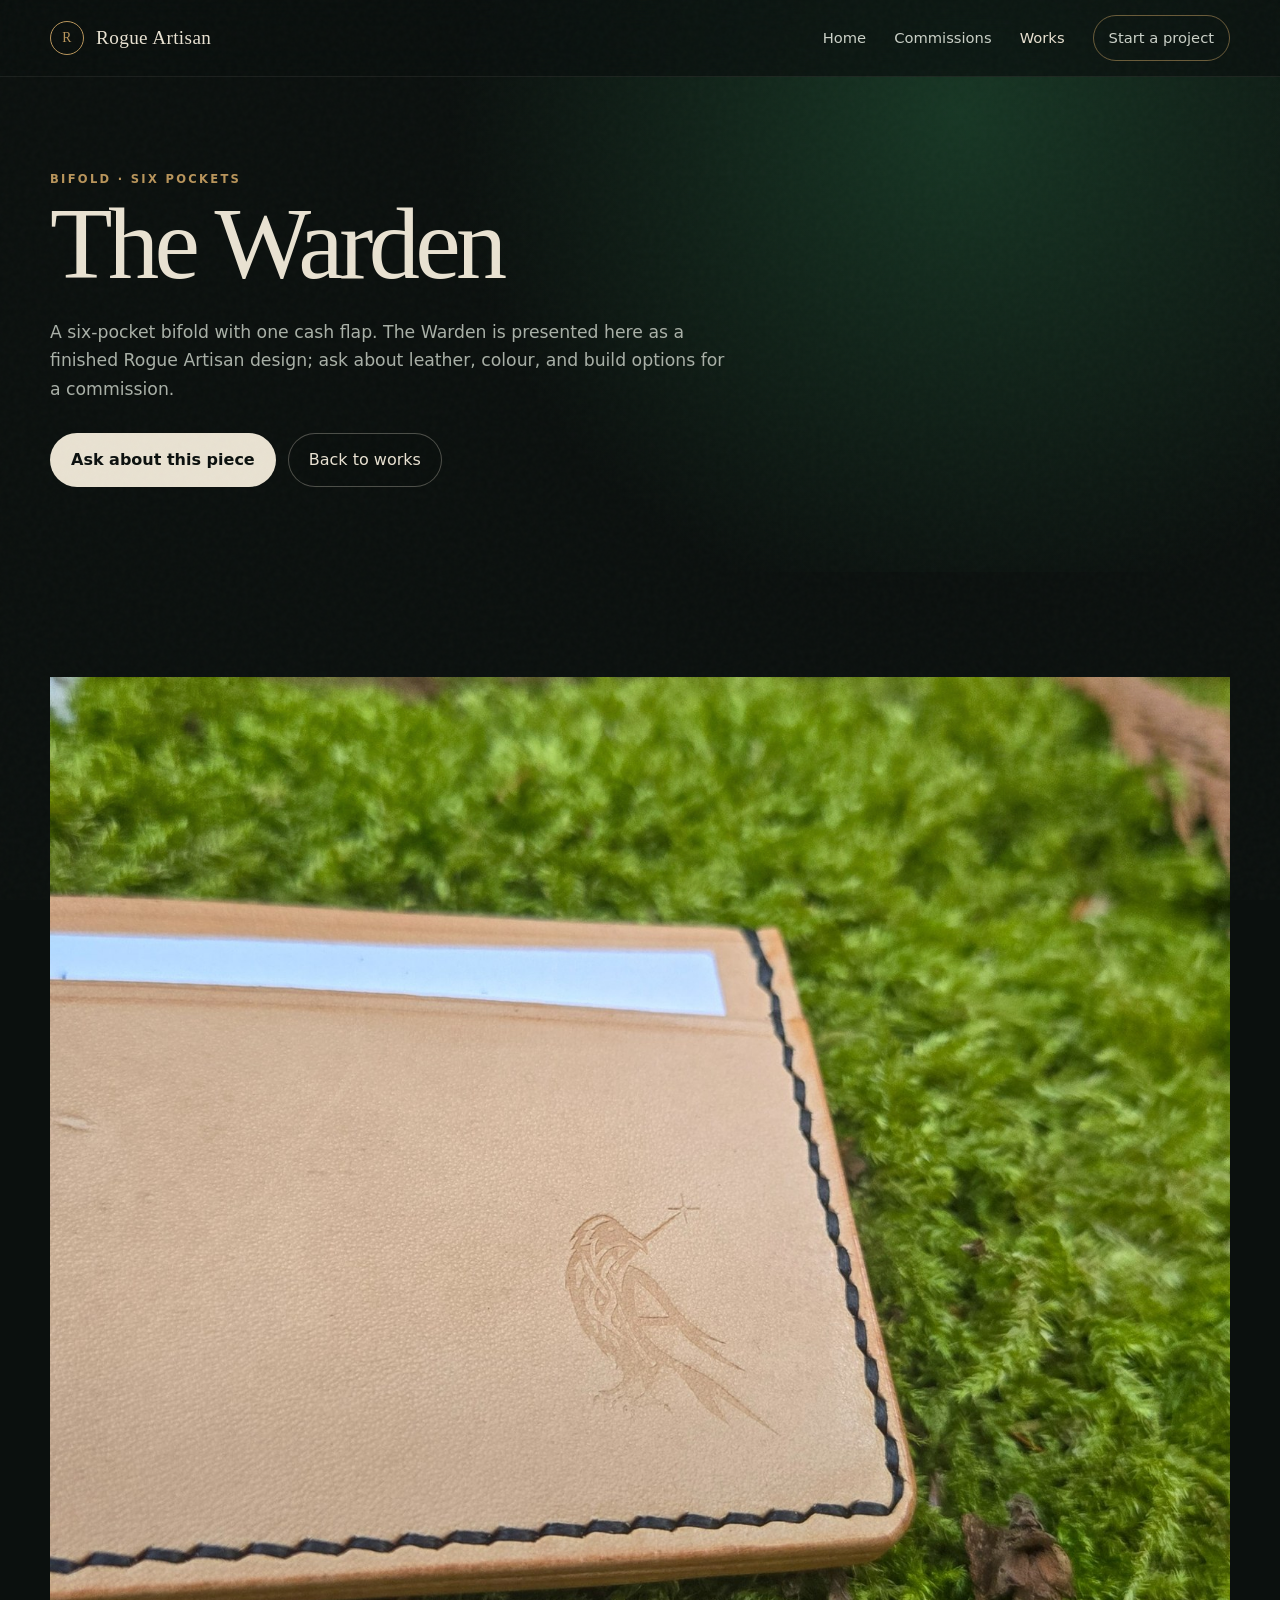
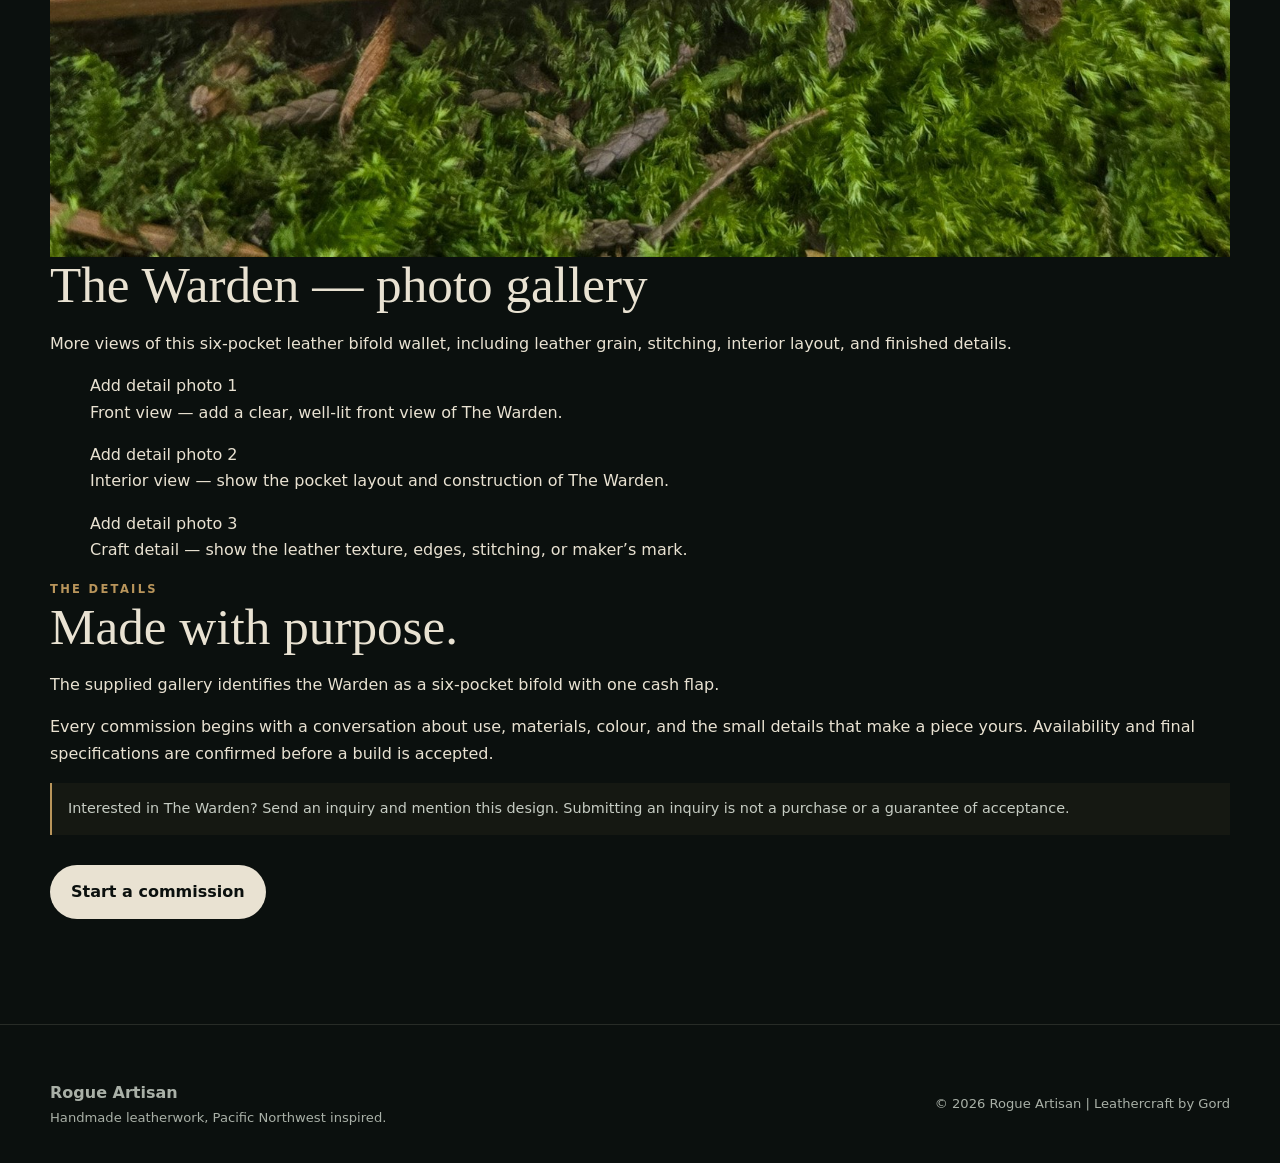
<file: the-warden.html>
<!doctype html>
<html lang="en"><head><meta charset="utf-8"><meta name="viewport" content="width=device-width, initial-scale=1"><meta name="description" content="The Warden — handmade leatherwork by Rogue Artisan."><title>The Warden · Rogue Artisan</title><link rel="stylesheet" href="styles.css"></head>
<body>
<header class="site-header"><div class="container nav"><a class="brand" href="index.html"><span class="brand-mark">R</span><span>Rogue Artisan</span></a><button class="menu" aria-label="Open navigation">☰</button><nav class="nav-links"><a href="index.html">Home</a><a href="commissions.html">Commissions</a><a class="active" href="works.html">Works</a><a class="nav-cta" href="commissions.html?product=The%20Warden">Start a project</a></nav></div></header>
<main><section class="page-hero product-hero"><div class="container"><div class="eyebrow">Bifold · Six pockets</div><h1>The Warden</h1><p>A six-pocket bifold with one cash flap. The Warden is presented here as a finished Rogue Artisan design; ask about leather, colour, and build options for a commission.</p><div class="actions"><a class="btn btn-primary" href="commissions.html?product=The%20Warden">Ask about this piece</a><a class="btn btn-secondary" href="works.html">Back to works</a></div></div></section>
<section class="section"><div class="container detail-layout"><div class="detail-media"><img class="detail-photo" src="images/work-wallet-back.jpg" alt="The Warden by Rogue Artisan"></div>
<div class="product-gallery" aria-labelledby="gallery-heading">
<h2 id="gallery-heading">The Warden — photo gallery</h2>
<p class="gallery-intro">More views of this six-pocket leather bifold wallet, including leather grain, stitching, interior layout, and finished details.</p>
<div class="gallery-grid">
  <figure class="gallery-slot"><div class="gallery-add">Add detail photo 1</div><figcaption>Front view — add a clear, well-lit front view of The Warden.</figcaption></figure>
  <figure class="gallery-slot"><div class="gallery-add">Add detail photo 2</div><figcaption>Interior view — show the pocket layout and construction of The Warden.</figcaption></figure>
  <figure class="gallery-slot"><div class="gallery-add">Add detail photo 3</div><figcaption>Craft detail — show the leather texture, edges, stitching, or maker’s mark.</figcaption></figure>
</div>
<!-- To add a photo, replace a .gallery-add div with:
<img src="images/your-descriptive-product-photo.jpg" alt="The Warden six-pocket leather bifold wallet — describe the visible view, leather, and details" loading="lazy" decoding="async" width="1200" height="1500">
Use a descriptive, hyphenated image filename and write unique, accurate alt text for every image. -->
</div><div class="detail-copy"><div class="eyebrow">The details</div><h2>Made with purpose.</h2><p>The supplied gallery identifies the Warden as a six-pocket bifold with one cash flap.</p><p>Every commission begins with a conversation about use, materials, colour, and the small details that make a piece yours. Availability and final specifications are confirmed before a build is accepted.</p><div class="notice">Interested in The Warden? Send an inquiry and mention this design. Submitting an inquiry is not a purchase or a guarantee of acceptance.</div><div class="actions"><a class="btn btn-primary" href="commissions.html?product=The%20Warden">Start a commission</a></div></div></div></section></main>
<footer class="footer"><div class="container footer-row"><div><strong>Rogue Artisan</strong><div class="small">Handmade leatherwork, Pacific Northwest inspired.</div></div><div class="small">© 2026 Rogue Artisan | Leathercraft by Gord</div></div></footer><script src="script.js"></script></body></html>
</file>
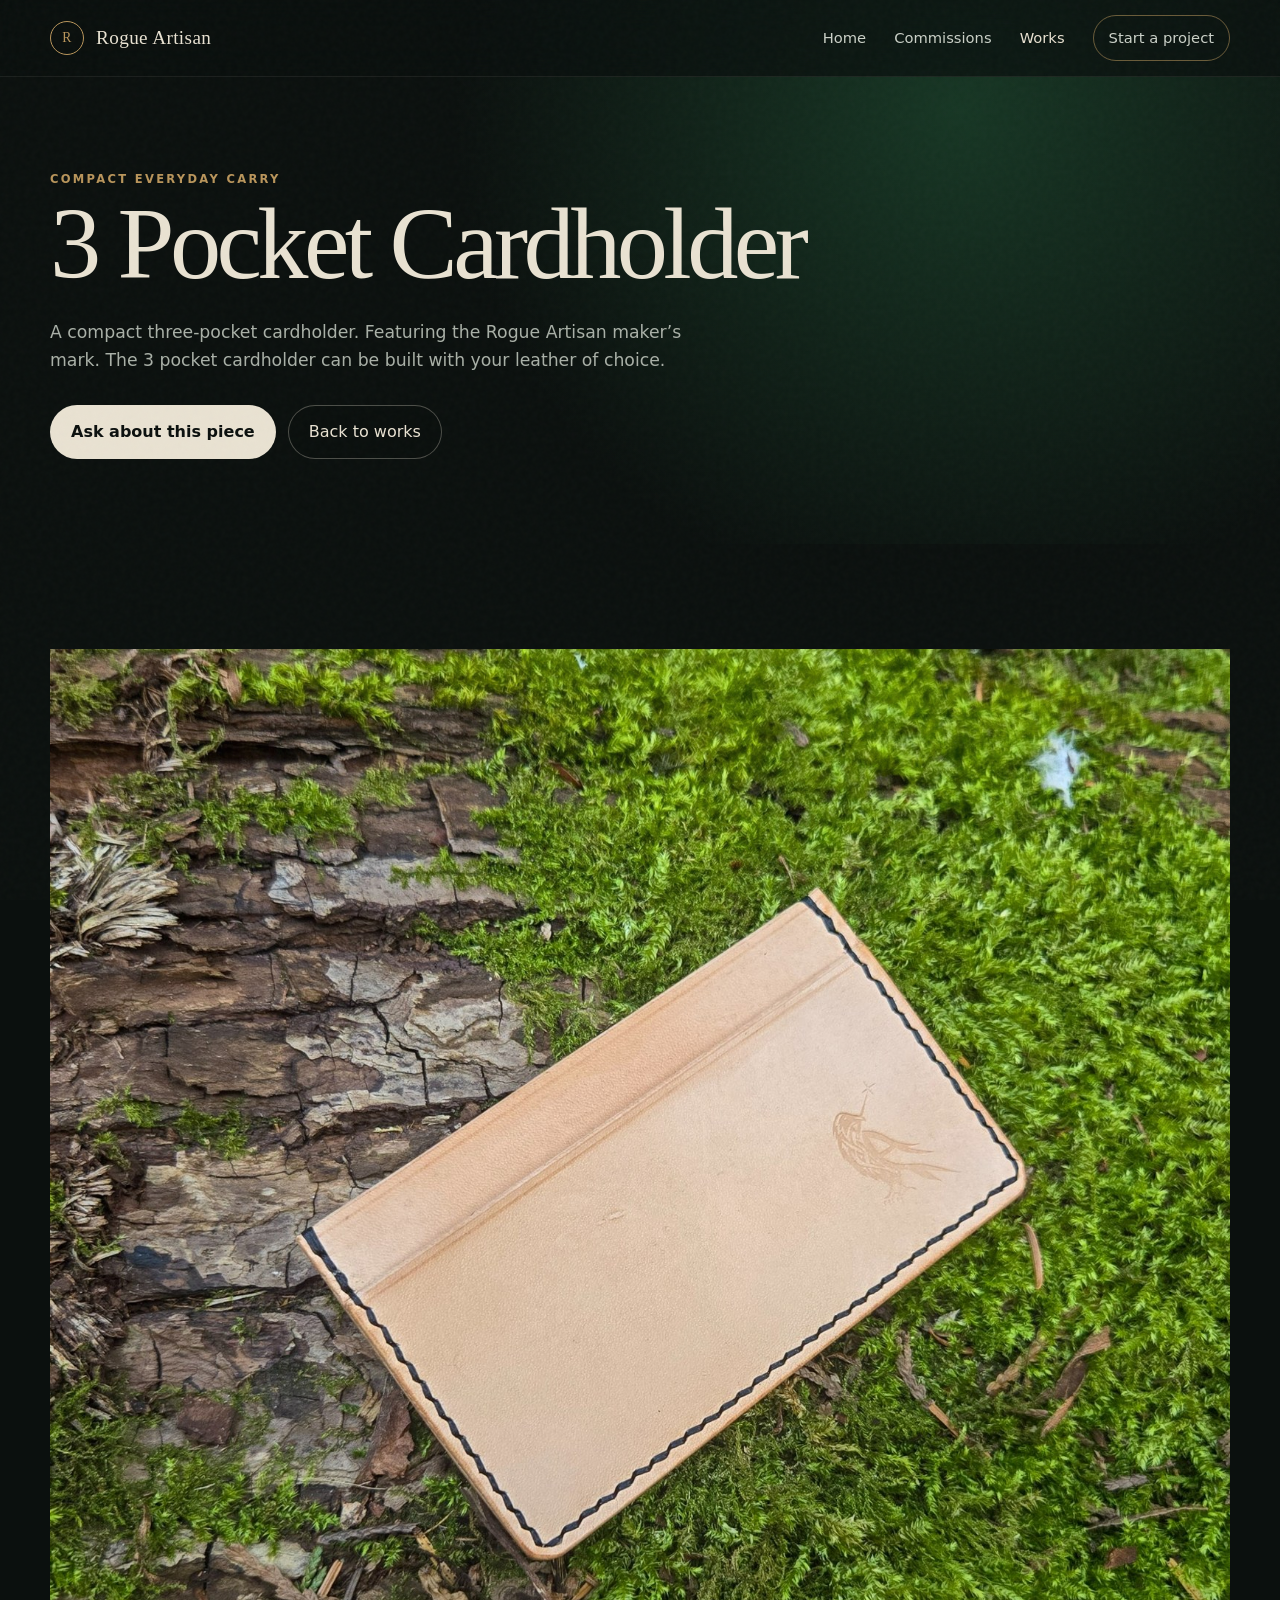
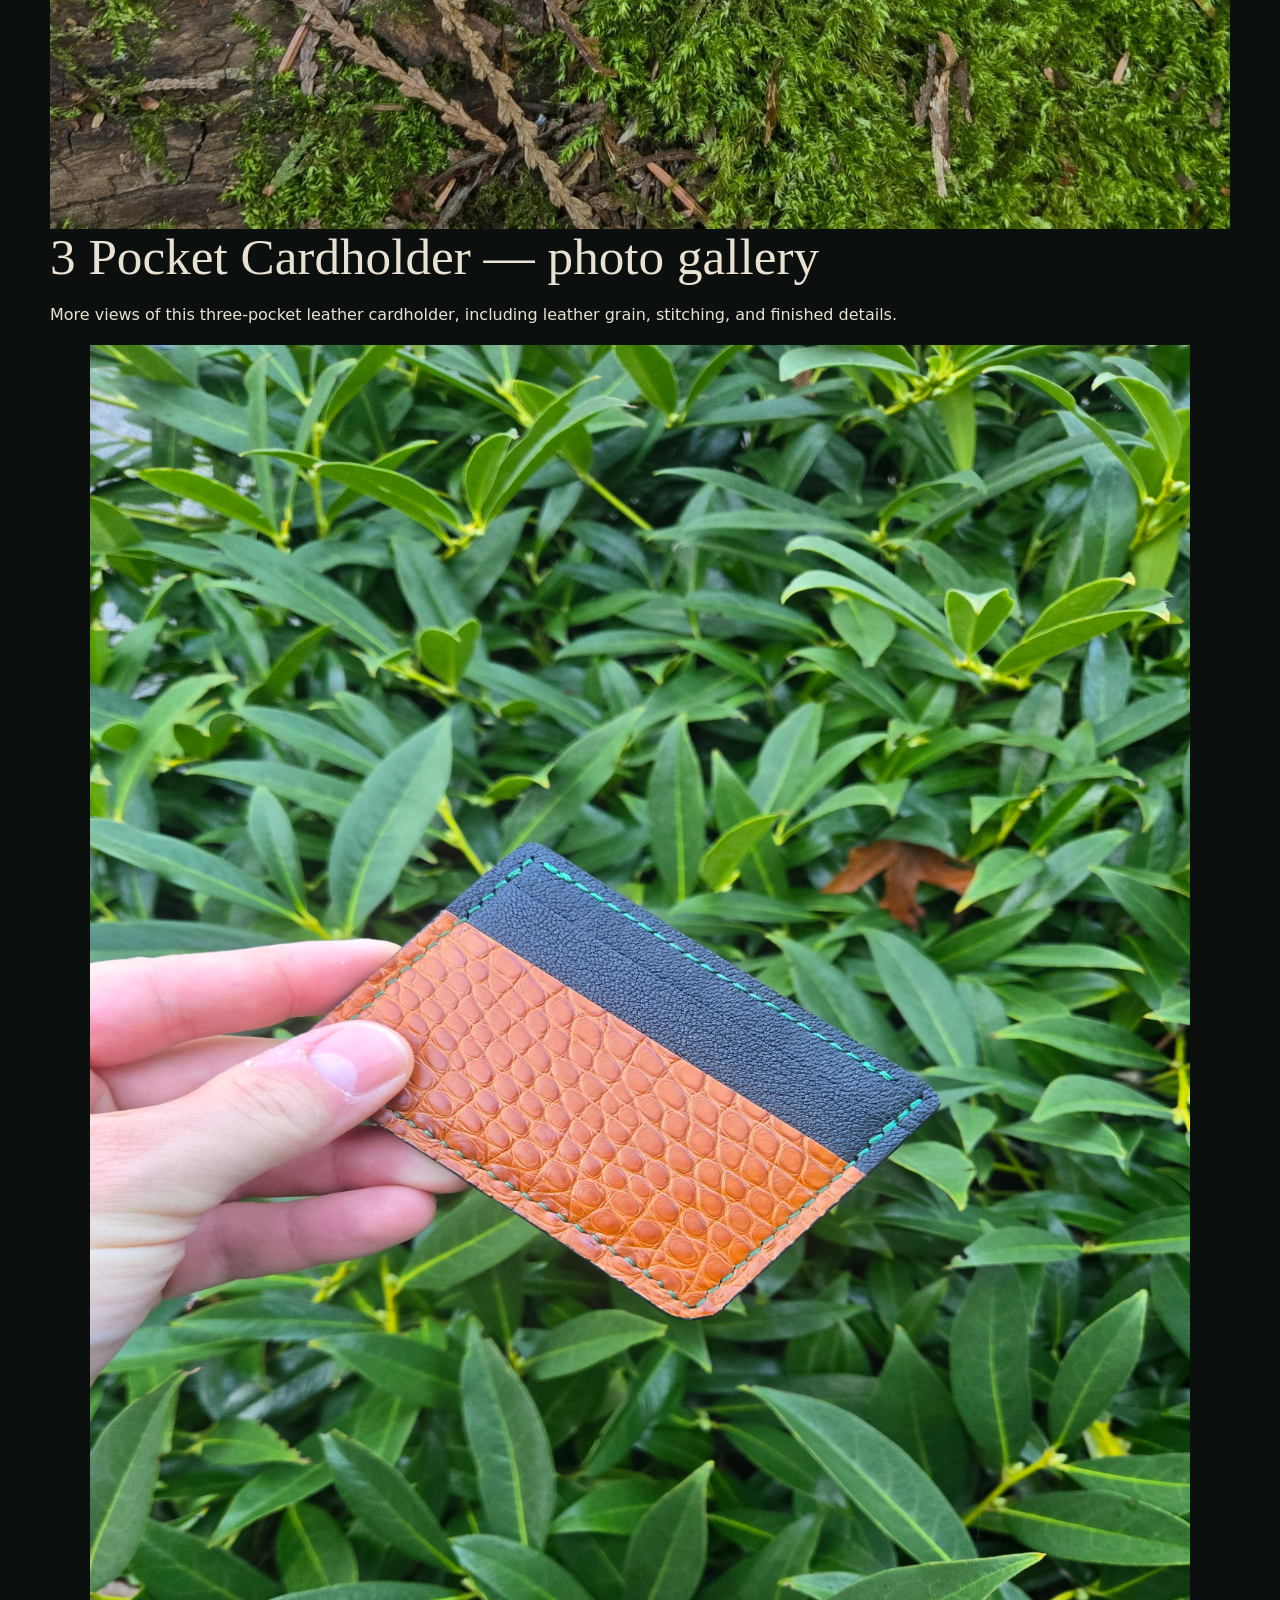
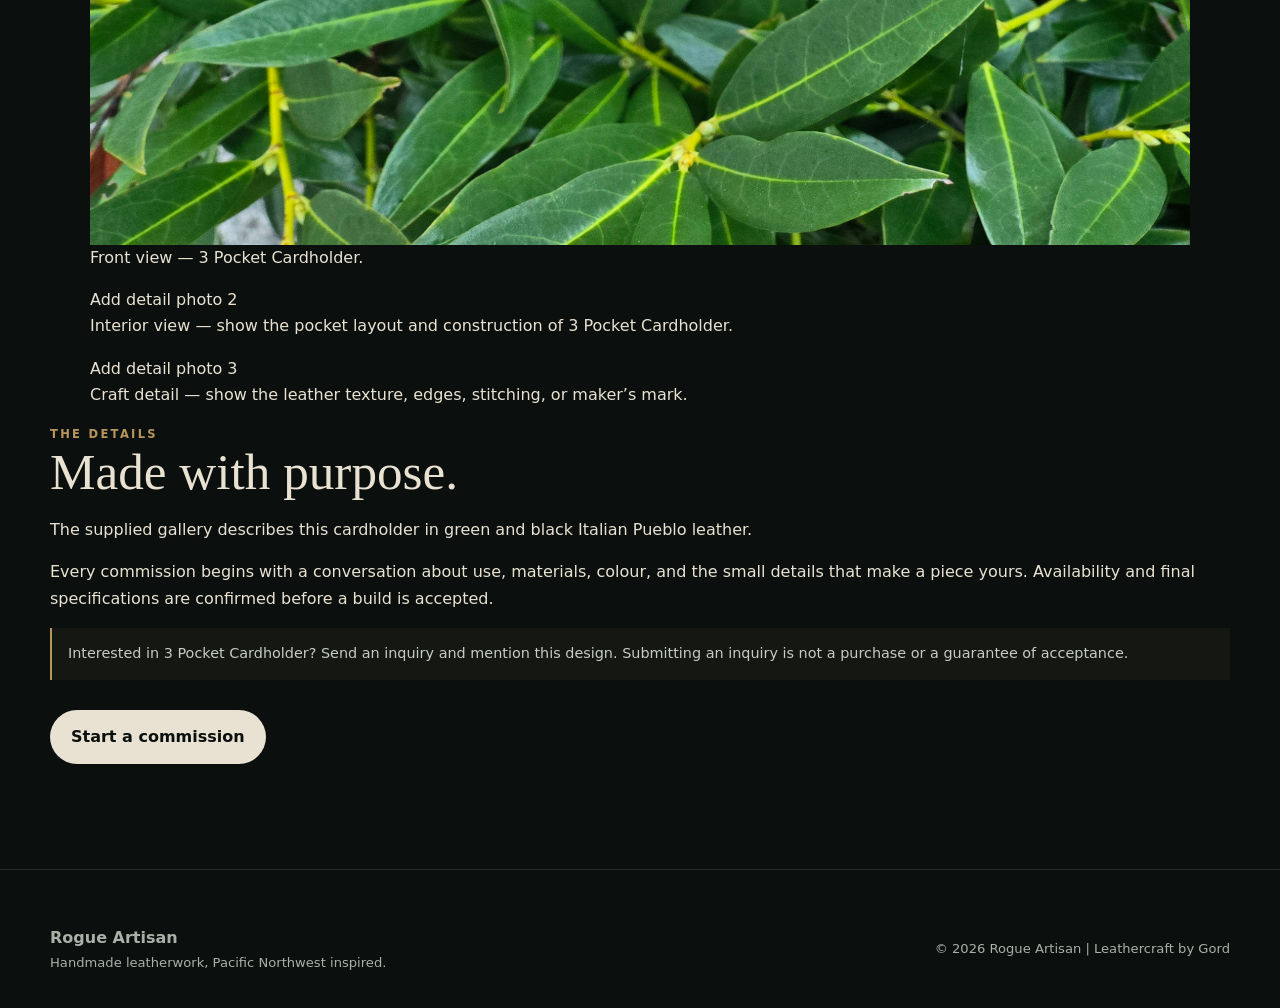
<file: three-pocket-cardholder.html>
<!doctype html>
<html lang="en"><head><meta charset="utf-8"><meta name="viewport" content="width=device-width, initial-scale=1"><meta name="description" content="3 Pocket Cardholder — handmade leatherwork by Rogue Artisan."><title>3 Pocket Cardholder · Rogue Artisan</title><link rel="stylesheet" href="styles.css"></head>
<body>
<header class="site-header"><div class="container nav"><a class="brand" href="index.html"><span class="brand-mark">R</span><span>Rogue Artisan</span></a><button class="menu" aria-label="Open navigation">☰</button><nav class="nav-links"><a href="index.html">Home</a><a href="commissions.html">Commissions</a><a class="active" href="works.html">Works</a><a class="nav-cta" href="commissions.html?product=3%20Pocket%20Cardholder">Start a project</a></nav></div></header>
<main><section class="page-hero product-hero"><div class="container"><div class="eyebrow">Compact everyday carry</div><h1>3 Pocket Cardholder</h1><p>A compact three-pocket cardholder. Featuring the Rogue Artisan maker’s mark. The 3 pocket cardholder can be built with your leather of choice. </p><div class="actions"><a class="btn btn-primary" href="commissions.html?product=3%20Pocket%20Cardholder">Ask about this piece</a><a class="btn btn-secondary" href="works.html">Back to works</a></div></div></section>
<section class="section"><div class="container detail-layout"><div class="detail-media"><img class="detail-photo" src="images/work-wallet-front.jpg" alt="3 Pocket Cardholder by Rogue Artisan"></div>
<div class="product-gallery" aria-labelledby="gallery-heading">
<h2 id="gallery-heading">3 Pocket Cardholder — photo gallery</h2>
<p class="gallery-intro">More views of this three-pocket leather cardholder, including leather grain, stitching, and finished details.</p>
<div class="gallery-grid">
  <!-- First photo in the gallery-->
  <figure class="gallery-slot"<figure class="gallery-slot">
  <img
    src="images/CH3(1).jpg"
    alt="Front view of the 3 Pocket Cardholder"
    loading="lazy"
    decoding="async"
    width="1200"
    height="1500"
  >
  <figcaption>
    Front view — 3 Pocket Cardholder.
  </figcaption>
</figure>
  <!-- Second Photo-->
  <figure class="gallery-slot"><div class="gallery-add">Add detail photo 2</div><figcaption>Interior view — show the pocket layout and construction of 3 Pocket Cardholder.</figcaption></figure>
  <figure class="gallery-slot"><div class="gallery-add">Add detail photo 3</div><figcaption>Craft detail — show the leather texture, edges, stitching, or maker’s mark.</figcaption></figure>
</div>
<!-- To add a photo, replace a .gallery-add div with:
<img src="images/your-descriptive-product-photo.jpg" alt="3 Pocket Cardholder three-pocket leather cardholder — describe the visible view, leather, and details" loading="lazy" decoding="async" width="1200" height="1500">
Use a descriptive, hyphenated image filename and write unique, accurate alt text for every image. -->
</div><div class="detail-copy"><div class="eyebrow">The details</div><h2>Made with purpose.</h2><p>The supplied gallery describes this cardholder in green and black Italian Pueblo leather.</p><p>Every commission begins with a conversation about use, materials, colour, and the small details that make a piece yours. Availability and final specifications are confirmed before a build is accepted.</p><div class="notice">Interested in 3 Pocket Cardholder? Send an inquiry and mention this design. Submitting an inquiry is not a purchase or a guarantee of acceptance.</div><div class="actions"><a class="btn btn-primary" href="commissions.html?product=3%20Pocket%20Cardholder">Start a commission</a></div></div></div></section></main>
<footer class="footer"><div class="container footer-row"><div><strong>Rogue Artisan</strong><div class="small">Handmade leatherwork, Pacific Northwest inspired.</div></div><div class="small">© 2026 Rogue Artisan | Leathercraft by Gord</div></div></footer><script src="script.js"></script></body></html>
</file>
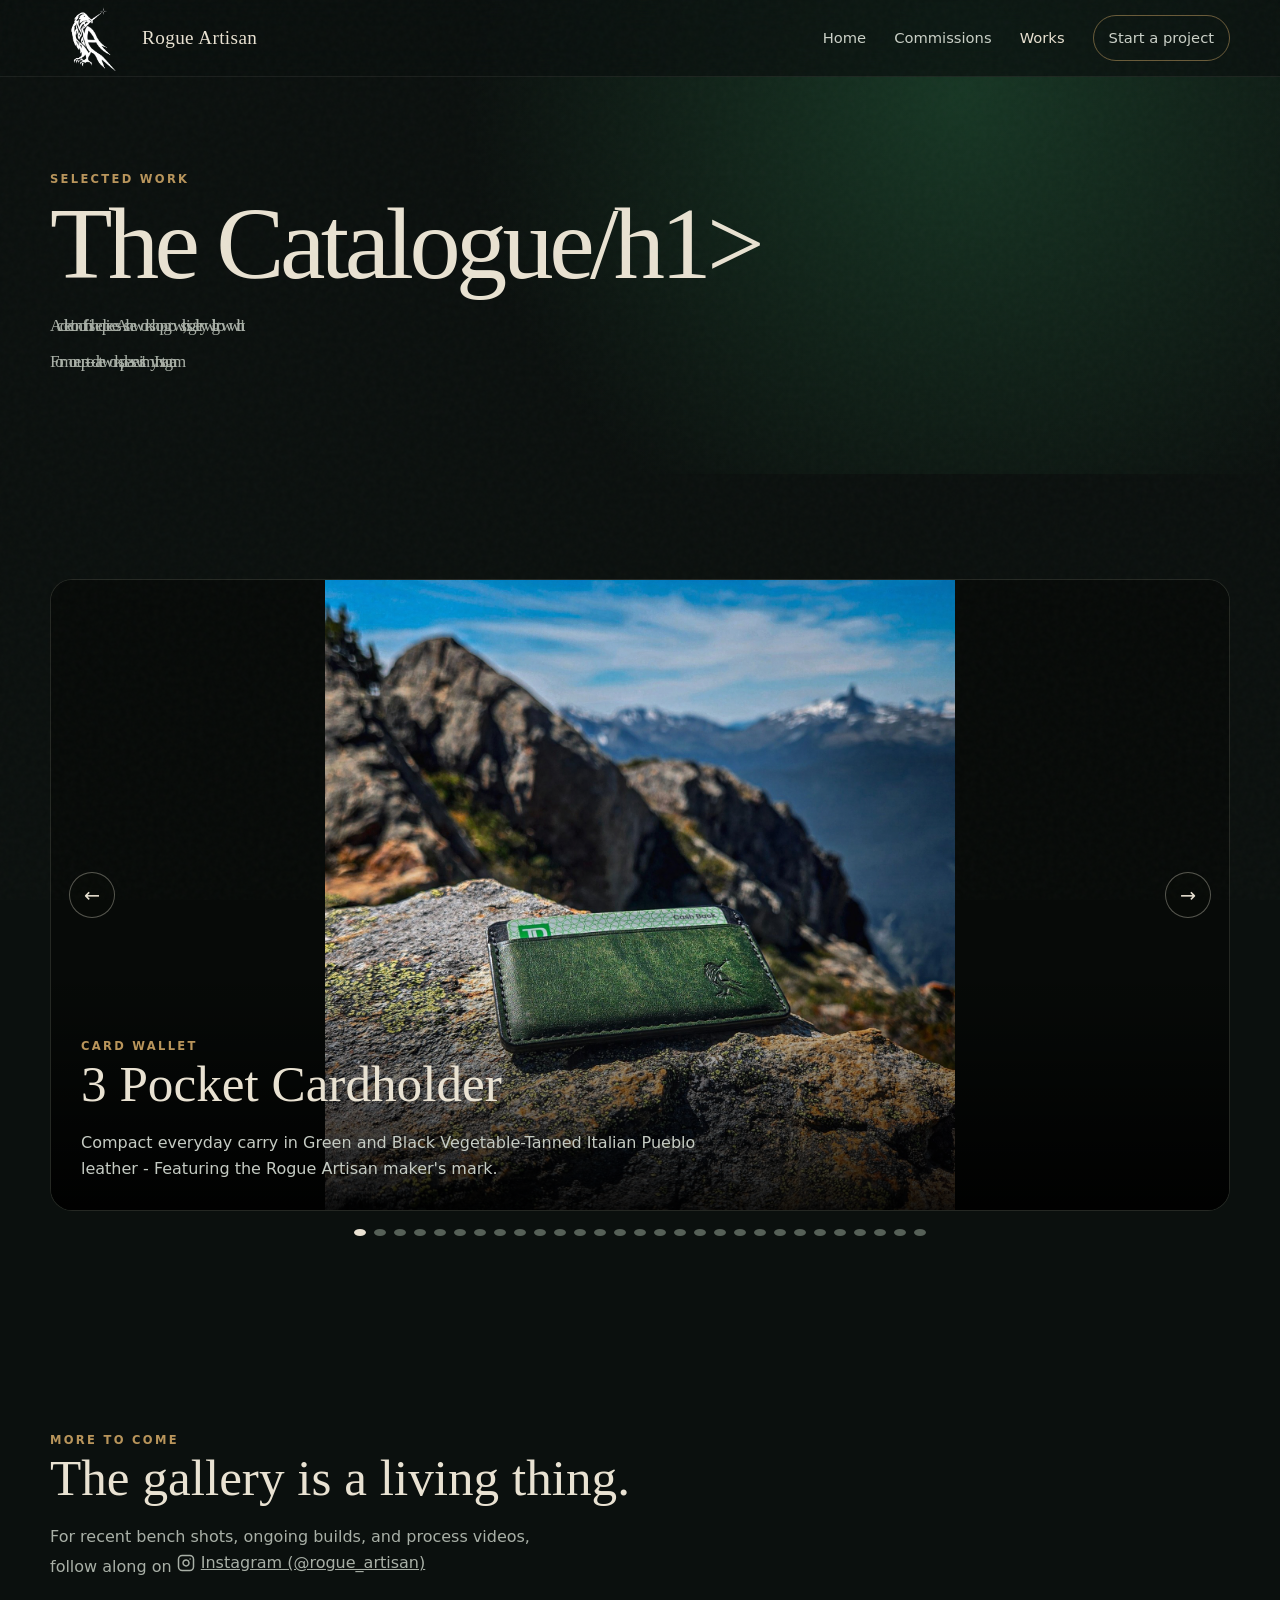
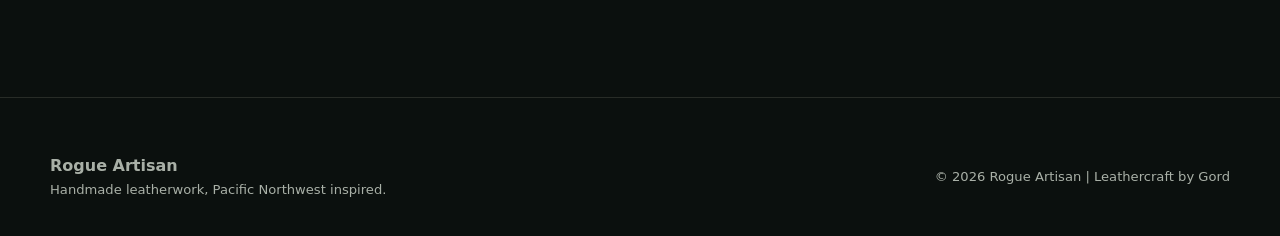
<file: works.html>
<!doctype html>
<html lang="en">
<head>
<meta charset="utf-8">
<meta name="viewport" content="width=device-width, initial-scale=1">
<meta name="description" content="Rogue Artisan — small-batch leathercraft and custom commissions inspired by the Pacific Northwest.">
<title>Works · Rogue Artisan</title>
<link rel="stylesheet" href="styles.css">
</head>
<body>

<header class="site-header">
  <div class="container nav">
    <a class="brand" href="index.html"><img src="images/Rogue-Logo-1-White.png" alt="Rogue Artisan Logo" class="brand-mark-img"><span>Rogue Artisan</span></a>
    <button class="menu" aria-label="Open navigation">☰</button>
    <nav class="nav-links">
      <a class="" href="index.html">Home</a>
      <a class="" href="commissions.html">Commissions</a>
      <a class="active" href="works.html">Works</a>
      <a class="nav-cta" href="commissions.html">Start a project</a>
    </nav>
  </div>
</header>


<main>
<section class="page-hero">
  <div class="container">
    <div class="eyebrow">Selected work</div>
    <h1>The Catalogue/h1>
    <p>A collection of finished pieces. As the workshop grows, this gallery will grow with it.</p>
    <p>For more up-to-date works, please visit my <a href="https://www.instagram.com/rogue_artisan" target="_blank" rel="noopener noreferrer">Instagram</a></p>
  </div>
</section>

<section class="section">
  <div class="container">
    <div class="slideshow" aria-label="Selected leatherwork slideshow">
      <div class="slide active">
        <img src="images/hero.jpg" alt="Green leather card wallet photographed on a mountain overlook">
        <div class="slide-info"><div class="eyebrow">Card wallet</div><h2>3 Pocket Cardholder</h2><p>Compact everyday carry in Green and Black Vegetable-Tanned Italian Pueblo leather - Featuring the Rogue Artisan maker's mark.</p></div>
      </div>
      <div class="slide">
        <img src="images/moss-01.webp" alt="Natural leather card wallet photographed on moss">
        <div class="slide-info"><div class="eyebrow">Card wallet</div><h2>Natural Side</h2><p>Black Veg-tanned coloring with dark orange hand stitching and a clean, functional profile.</p></div>
      </div>
      <div class="slide">
        <img src="images/moss-02.webp" alt="Close detail of stitching and maker's mark on a natural leather wallet">
        <div class="slide-info"><div class="eyebrow">Detail</div><h2>Stitching &amp; mark</h2><p>Small details are where the handmade character shows up: edge finishing, thread tension, and the maker's mark.</p></div>
      </div>
      <div class="slide">
        <img src="images/moss-10.webp" alt="Full natural leather wallet photographed from above on green moss">
        <div class="slide-info"><div class="eyebrow">The Warden</div><h2>Made for the everyday</h2><p>A design that lets the leather, stitching, and use tell the story. 6 card pockets, one cash flap - fully functional.</p></div>
      </div>
      <div class="slide">
        <img src="images/moss-11.webp" alt="Handcrafted leather goods photographed on moss">
        <div class="slide-info"><div class="eyebrow">Featured Work</div><h2>The Warden</h2><p></p></div>
      </div>
      <div class="slide">
        <img src="images/moss-12.webp" alt="Handcrafted leather goods photographed on moss">
        <div class="slide-info"><div class="eyebrow">Featured Work</div><h2>The Warden</h2><p></p></div>
      </div>
      <div class="slide">
        <img src="images/moss-13.webp" alt="Handcrafted leather goods photographed on moss">
        <div class="slide-info"><div class="eyebrow">Featured Work</div><h2>The Warden</h2><p>The back of the Warden 6 pocket bifold.</p></div>
      </div>
      <div class="slide">
        <img src="images/moss-14.webp" alt="Handcrafted leather goods photographed on moss">
        <div class="slide-info"><div class="eyebrow">Featured Work</div><h2>The Warden</h2><p>Photographed on moss</p></div>
      </div>
      <div class="slide">
        <img src="images/moss-15.webp" alt="Handcrafted leather goods photographed on moss">
        <div class="slide-info"><div class="eyebrow">Featured Work</div><h2>3 Pocket Cardholder</h2><p></p></div>
      </div>
      <div class="slide">
        <img src="images/moss-16.webp" alt="Handcrafted leather goods photographed on moss">
        <div class="slide-info"><div class="eyebrow">Featured Work</div><h2>3 Pocket Cardholder</h2><p>Close up on the maker's mark.</p></div>
      </div>
      <div class="slide">
        <img src="images/moss-17.webp" alt="Handcrafted leather goods photographed on moss">
        <div class="slide-info"><div class="eyebrow">Featured Work</div><h2>The Gift Set</h2><p>A 5 pocket bifold with a matching cardholder and keyfob.</p></div>
      </div>
      <div class="slide">
        <img src="images/moss-18.webp" alt="Handcrafted leather goods photographed on moss">
        <div class="slide-info"><div class="eyebrow">Featured Work</div><h2>The 5 Pocket Bifold</h2><p>Emerald Pueblo</p></div>
      </div>
      <div class="slide">
        <img src="images/moss-19.webp" alt="Handcrafted leather goods photographed on moss">
        <div class="slide-info"><div class="eyebrow">Featured Work</div><h2>The 5 Pocket Bifold</h2><p>Rear pocket in Black Pueblo</p></div>
      </div>
      <div class="slide">
        <img src="images/moss-20.webp" alt="Handcrafted leather goods photographed on moss">
        <div class="slide-info"><div class="eyebrow">Featured Work</div><h2>The Gift Set</h2><p></p></div>
      </div>
      <div class="slide">
        <img src="images/moss-21.webp" alt="Handcrafted leather goods photographed on moss">
        <div class="slide-info"><div class="eyebrow">Featured Work</div><h2>The Warden</h2><p>First Edition Rogue Artisan.</p></div>
      </div>
      <div class="slide">
        <img src="images/moss-22.webp" alt="Handcrafted leather goods photographed on moss">
        <div class="slide-info"><div class="eyebrow">Featured Work</div><h2>The Warden</h2><p>First Edition Rogue Artisan.</p></div>
      </div>
      <div class="slide">
        <img src="images/moss-23.webp" alt="Handcrafted leather goods photographed on moss">
        <div class="slide-info"><div class="eyebrow">Featured Work</div><h2>The Warden</h2><p>Tobacco Pueblo, cash flap.</p></div>
      </div>
      <div class="slide-controls"><button class="slide-btn prev" aria-label="Previous work">←</button><button class="slide-btn next" aria-label="Next work">→</button></div>
    </div>
    <div class="dots" aria-label="Slideshow navigation">
      <button class="dot active" aria-label="Show work 1"></button><button class="dot" aria-label="Show work 2"></button><button class="dot" aria-label="Show work 3"></button><button class="dot" aria-label="Show work 4"></button><button class="dot" aria-label="Show work 5"></button><button class="dot" aria-label="Show work 6"></button><button class="dot" aria-label="Show work 7"></button><button class="dot" aria-label="Show work 8"></button><button class="dot" aria-label="Show work 9"></button><button class="dot" aria-label="Show work 10"></button><button class="dot" aria-label="Show work 11"></button><button class="dot" aria-label="Show work 12"></button><button class="dot" aria-label="Show work 13"></button><button class="dot" aria-label="Show work 14"></button><button class="dot" aria-label="Show work 15"></button><button class="dot" aria-label="Show work 16"></button><button class="dot" aria-label="Show work 17"></button><button class="dot" aria-label="Show work 18"></button><button class="dot" aria-label="Show work 19"></button><button class="dot" aria-label="Show work 20"></button><button class="dot" aria-label="Show work 21"></button><button class="dot" aria-label="Show work 22"></button><button class="dot" aria-label="Show work 23"></button><button class="dot" aria-label="Show work 24"></button><button class="dot" aria-label="Show work 25"></button><button class="dot" aria-label="Show work 26"></button><button class="dot" aria-label="Show work 27"></button><button class="dot" aria-label="Show work 28"></button><button class="dot" aria-label="Show work 29"></button>
    </div>
  </div>
</section>
<section class="section-tight">
  <div class="container">
    <div class="section-head">
      <div>
        <div class="eyebrow">More to come</div>
        <h2>The gallery is a living thing.</h2>
        <p style="margin-top: 12px;">
          For recent bench shots, ongoing builds, and process videos, follow along on 
          <a href="https://www.instagram.com/rogue_artisan" target="_blank" rel="noopener noreferrer" style="display: inline-flex; align-items: center; gap: 6px; text-decoration: underline;">
            <svg width="18" height="18" viewBox="0 0 24 24" fill="none" stroke="currentColor" stroke-width="2" stroke-linecap="round" stroke-linejoin="round" aria-hidden="true">
              <rect x="2" y="2" width="20" height="20" rx="5" ry="5"></rect>
              <path d="M16 11.37A4 4 0 1 1 12.63 8 4 4 0 0 1 16 11.37z"></path>
              <line x1="17.5" y1="6.5" x2="17.51" y2="6.5"></line>
            </svg>
            Instagram (@rogue_artisan)
          </a>
        </p>
      </div>
      <!-- <p>Add new pieces by dropping another image into the <code>images</code> folder and duplicating a slide in <code>works.html</code>.</p></div> -->
    </div>
  </div>
</section>
</main>

<footer class="footer">
  <div class="container footer-row">
    <div><strong>Rogue Artisan</strong><div class="small">Handmade leatherwork, Pacific Northwest inspired.</div></div>
    <div class="small">© 2026 Rogue Artisan | Leathercraft by Gord</div>
  </div>
</footer>
<script src="script.js"></script>
</body>
</html>
</file>
<file: styles.css>
:root{
  --ink:#0b100e;
  --ink-2:#101813;
  --panel:#131d17;
  --panel-2:#18251d;
  --forest:#183d2b;
  --moss:#5f7f57;
  --sage:#9aac8d;
  --bone:#e9e2d2;
  --muted:#a9b0a7;
  --leather:#a66f42;
  --brass:#b9955b;
  --line:rgba(233,226,210,.13);
  --shadow:0 24px 70px rgba(0,0,0,.35);
  --radius:18px;
  --max:1180px;
}
*{box-sizing:border-box}
html{scroll-behavior:smooth}
body{
  margin:0;
  background:var(--ink);
  color:var(--bone);
  font-family:Inter,ui-sans-serif,system-ui,-apple-system,BlinkMacSystemFont,"Segoe UI",sans-serif;
  line-height:1.65;
}
body:before{
  content:"";
  position:fixed; inset:0; pointer-events:none; z-index:20;
  opacity:.035;
  background-image:url("data:image/svg+xml,%3Csvg viewBox='0 0 180 180' xmlns='http://www.w3.org/2000/svg'%3E%3Cfilter id='n'%3E%3CfeTurbulence type='fractalNoise' baseFrequency='.9' numOctaves='4' stitchTiles='stitch'/%3E%3C/filter%3E%3Crect width='100%25' height='100%25' filter='url(%23n)' opacity='.8'/%3E%3C/svg%3E");
}
a{color:inherit;text-decoration:none}
img{max-width:100%;display:block}
button,input,textarea,select{font:inherit}
.container{width:min(calc(100% - 40px),var(--max));margin:auto}
.site-header{
  position:fixed;top:0;left:0;right:0;z-index:10;
  background:rgba(11,16,14,.72);backdrop-filter:blur(16px);
  border-bottom:1px solid rgba(233,226,210,.08);
}
.nav{height:76px;display:flex;align-items:center;justify-content:space-between;gap:24px}
.brand{display:flex;align-items:center;gap:12px;font-family:Georgia,serif;font-size:1.2rem;letter-spacing:.02em}
.brand-mark{
  width:34px;height:34px;border:1px solid var(--brass);border-radius:50%;
  display:grid;place-items:center;color:var(--brass);font-size:.85rem;
}
.nav-links{display:flex;gap:28px;align-items:center}
.nav-links a{color:#cbd1c8;font-size:.92rem;transition:.2s}
.nav-links a:hover,.nav-links a.active{color:var(--bone)}
.nav-cta{padding:10px 15px;border:1px solid rgba(185,149,91,.55);border-radius:999px}
.menu{display:none;background:none;border:0;color:var(--bone);font-size:1.5rem}

.hero{
  min-height:92vh;display:grid;align-items:end;position:relative;overflow:hidden;
  background:#0a0f0c;
}
.hero-media{position:absolute;inset:0}
.hero-media img{width:100%;height:100%;object-fit:cover;object-position:center 55%;filter:saturate(.82) contrast(1.05)}
.hero:after{
  content:"";position:absolute;inset:0;
  background:linear-gradient(90deg,rgba(6,11,8,.86) 0%,rgba(6,11,8,.45) 48%,rgba(6,11,8,.15) 100%),
             linear-gradient(0deg,rgba(6,11,8,.94) 0%,rgba(6,11,8,.1) 62%);
}
.hero-content{position:relative;z-index:1;padding:170px 0 92px;max-width:720px}
.eyebrow{color:var(--brass);text-transform:uppercase;letter-spacing:.2em;font-size:.72rem;font-weight:700}
h1,h2,h3{font-family:Georgia,"Times New Roman",serif;font-weight:400;line-height:1.08;margin:0 0 18px}
h1{font-size:clamp(3.4rem,8vw,7rem);letter-spacing:-.045em}
h2{font-size:clamp(2.2rem,4vw,3.7rem)}
h3{font-size:1.55rem}
.lead{font-size:1.15rem;color:#d0d4cc;max-width:600px}
.actions{display:flex;gap:12px;flex-wrap:wrap;margin-top:30px}
.btn{
  display:inline-flex;align-items:center;justify-content:center;gap:8px;
  padding:13px 20px;border-radius:999px;border:1px solid transparent;
  cursor:pointer;transition:transform .2s,background .2s,border .2s;
}
.btn:hover{transform:translateY(-2px)}
.btn-primary{background:var(--bone);color:var(--ink);font-weight:700}
.btn-secondary{border-color:rgba(233,226,210,.3);background:rgba(10,15,12,.25);color:var(--bone)}
.btn-secondary:hover{background:rgba(233,226,210,.08)}
.section{padding:105px 0}
.section-tight{padding:72px 0}
.section-head{display:flex;justify-content:space-between;gap:40px;align-items:end;margin-bottom:44px}
.section-head p{max-width:520px;color:var(--muted);margin:0}
.grid-3{display:grid;grid-template-columns:repeat(3,1fr);gap:20px}
.card{
  background:linear-gradient(145deg,var(--panel),#0f1712);
  border:1px solid var(--line);border-radius:var(--radius);overflow:hidden;
}
.card-pad{padding:25px}
.card p{color:var(--muted);margin:0}
.image-card img{aspect-ratio:1/1;object-fit:cover}
.image-card .card-pad{min-height:142px}
.kicker{color:var(--sage);font-size:.8rem;text-transform:uppercase;letter-spacing:.12em}
.band{
  background:var(--forest);border-top:1px solid rgba(233,226,210,.1);border-bottom:1px solid rgba(233,226,210,.1)
}
.split{display:grid;grid-template-columns:1fr 1fr;gap:70px;align-items:center}
.split-image{border-radius:var(--radius);overflow:hidden;box-shadow:var(--shadow)}
.split-image img{aspect-ratio:4/3;object-fit:cover}
.quote{font-family:Georgia,serif;font-size:clamp(1.8rem,3vw,2.7rem);line-height:1.2}
.list{display:grid;gap:16px;margin:28px 0 0;padding:0;list-style:none}
.list li{display:flex;gap:12px;color:#cdd2ca}
.list li:before{content:"✦";color:var(--brass)}
.page-hero{padding:170px 0 85px;background:radial-gradient(circle at 75% 20%,#173624 0,#0b100e 48%)}
.page-hero p{max-width:680px;color:var(--muted);font-size:1.08rem}
.form-wrap{display:grid;grid-template-columns:.8fr 1.2fr;gap:50px;align-items:start}
.form-card{padding:30px}
.field{display:grid;gap:7px;margin-bottom:18px}
label{font-size:.88rem;color:#d2d6cf}
input,textarea,select{
  width:100%;background:#0b110d;border:1px solid rgba(233,226,210,.16);
  color:var(--bone);border-radius:10px;padding:12px 13px;outline:none;
}
input:focus,textarea:focus,select:focus{border-color:var(--brass);box-shadow:0 0 0 3px rgba(185,149,91,.12)}
textarea{min-height:150px;resize:vertical}
.form-grid{display:grid;grid-template-columns:1fr 1fr;gap:16px}
.help{font-size:.8rem;color:var(--muted)}
.gallery{display:grid;grid-template-columns:repeat(2,1fr);gap:18px}
.gallery-item{position:relative;border-radius:var(--radius);overflow:hidden;cursor:pointer;background:var(--panel)}
.gallery-item img{width:100%;aspect-ratio:4/3;object-fit:cover;transition:transform .5s}
.gallery-item:hover img{transform:scale(1.025)}
.gallery-caption{position:absolute;left:0;right:0;bottom:0;padding:40px 22px 20px;background:linear-gradient(transparent,rgba(0,0,0,.8))}
.slideshow{
  position:relative;background:#080c09;border:1px solid var(--line);border-radius:22px;overflow:hidden
}
.slide{display:none;position:relative}
.slide.active{display:block}
.slide img{width:100%;height:min(70vh,720px);object-fit:contain;background:#070a08}
.slide-info{position:absolute;left:0;right:0;bottom:0;padding:70px 30px 28px;background:linear-gradient(transparent,rgba(0,0,0,.9))}
.slide-info p{color:#c5cbc3;max-width:650px;margin:0}
.slide-controls{position:absolute;z-index:2;left:18px;right:18px;top:50%;display:flex;justify-content:space-between;transform:translateY(-50%);pointer-events:none}
.slide-btn{
  pointer-events:auto;width:46px;height:46px;border-radius:50%;border:1px solid rgba(233,226,210,.35);
  background:rgba(8,12,9,.65);color:var(--bone);cursor:pointer;font-size:1.2rem
}
.dots{display:flex;justify-content:center;gap:8px;padding:18px}
.dot{width:7px;height:7px;border-radius:50%;border:0;background:#566057;cursor:pointer}
.dot.active{background:var(--bone)}
.footer{padding:55px 0 35px;border-top:1px solid var(--line);color:var(--muted)}
.footer-row{display:flex;justify-content:space-between;gap:20px;align-items:center}
.small{font-size:.82rem}
.notice{padding:14px 16px;border-left:2px solid var(--brass);background:rgba(185,149,91,.06);color:#c6ccc3;font-size:.9rem}
@media(max-width:800px){
  .container{width:min(calc(100% - 28px),var(--max))}
  .nav{height:68px}
  .menu{display:block}
  .nav-links{
    display:none;position:absolute;top:68px;left:0;right:0;padding:16px 20px 22px;
    background:rgba(11,16,14,.97);border-bottom:1px solid var(--line);flex-direction:column;align-items:stretch
  }
  .nav-links.open{display:flex}
  .nav-links a{padding:8px}
  .nav-cta{text-align:center}
  .hero{min-height:88vh}
  .hero-content{padding:145px 0 65px}
  .hero:after{background:linear-gradient(90deg,rgba(6,11,8,.82),rgba(6,11,8,.32)),linear-gradient(0deg,rgba(6,11,8,.96),transparent 65%)}
  .grid-3,.split,.form-wrap{grid-template-columns:1fr}
  .gallery{grid-template-columns:1fr}
  .section{padding:75px 0}
  .section-head{display:block}
  .section-head p{margin-top:14px}
  .form-grid{grid-template-columns:1fr}
  .footer-row{flex-direction:column;align-items:flex-start}
  .slide img{height:55vh}
}
.brand-mark-img {
  height: 80px;
  width: auto;
  vertical-align: middle;
}
.featured-heading{align-items:end}
.featured-heading p{max-width:390px}
.featured-grid{display:grid;grid-template-columns:repeat(4,1fr);gap:16px}
.featured-piece{position:relative;overflow:hidden;border:1px solid rgba(233,226,210,.12);background:#0a100c}
.featured-piece img{width:100%;aspect-ratio:4/3;object-fit:cover;transition:transform .45s,filter .45s}
.featured-piece:hover img{transform:scale(1.035);filter:saturate(1.05)}
.featured-caption{position:absolute;left:0;right:0;bottom:0;padding:44px 16px 15px;background:linear-gradient(transparent,rgba(4,8,6,.9));display:grid;gap:2px}
.featured-caption span{text-transform:uppercase;letter-spacing:.14em;font-size:.65rem;color:var(--brass)}
.featured-caption strong{font-family:Georgia,serif;font-weight:400;font-size:1.15rem}
.featured-footer{display:grid;grid-template-columns:1fr auto 1fr;align-items:center;gap:18px;margin-top:30px;color:var(--brass);text-transform:uppercase;letter-spacing:.16em;font-size:.7rem}
.featured-footer span{height:1px;background:rgba(233,226,210,.16)}
.featured-footer a{transition:.2s}
.featured-footer a:hover{color:var(--bone)}
code{color:var(--sage)}
@media(max-width:900px){.featured-grid{grid-template-columns:repeat(2,1fr)}}
@media(max-width:800px){.featured-grid{grid-template-columns:1fr 1fr}.featured-caption strong{font-size:1rem}}
@media(max-width:520px){.featured-grid{grid-template-columns:1fr}}
</file>
